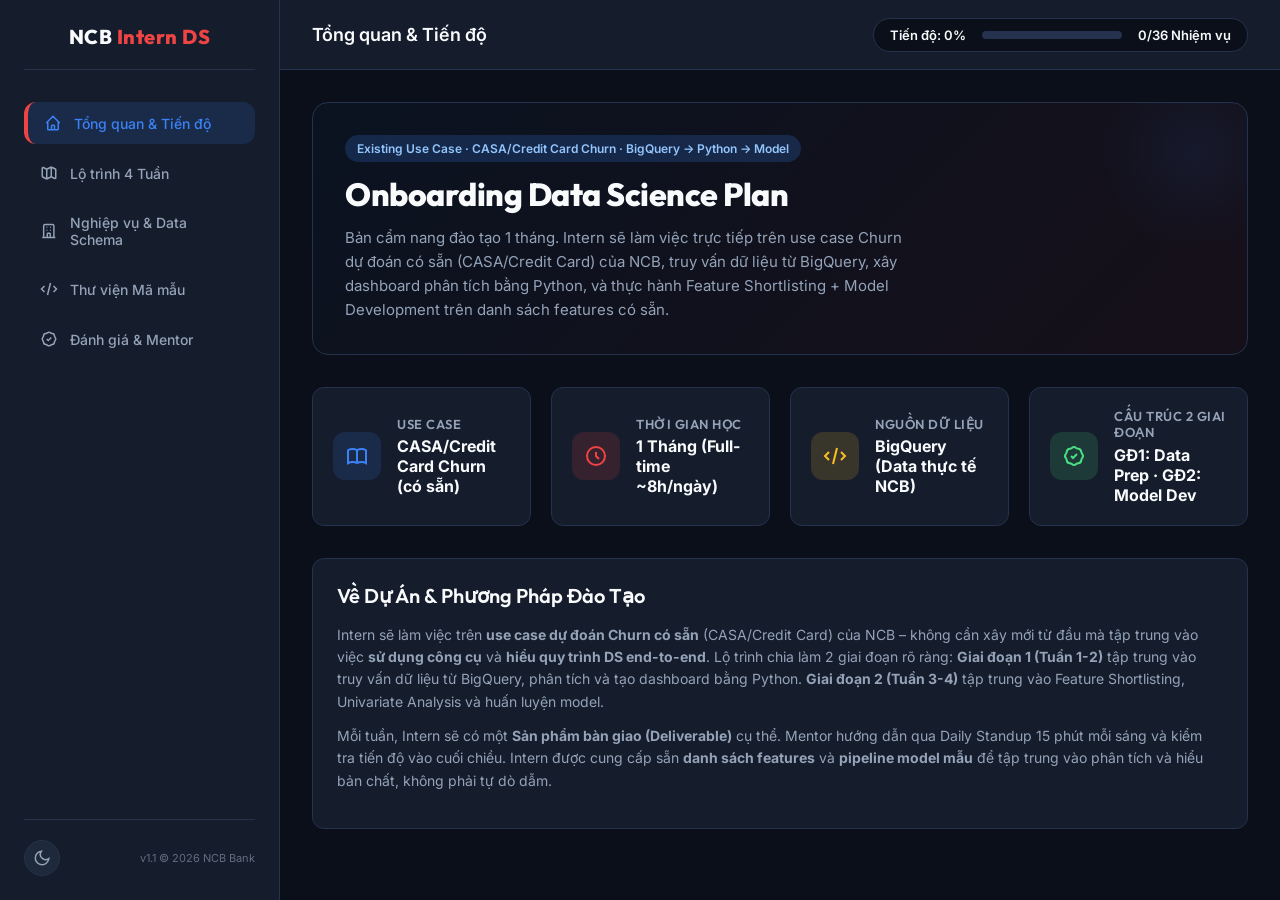
<file: index.html>
<!DOCTYPE html>
<html lang="vi" data-theme="dark">
<head>
  <meta charset="UTF-8">
  <meta name="viewport" content="width=device-width, initial-scale=1.0">
  <title>NCB - Khung Đào Tạo Intern Data Science (1 Tháng)</title>
  <!-- Google Fonts: Outfit for Headings, Inter for Body -->
  <link rel="preconnect" href="https://fonts.googleapis.com">
  <link rel="preconnect" href="https://fonts.gstatic.com" crossorigin>
  <link href="https://fonts.googleapis.com/css2?family=Inter:wght@300;400;500;600;700&family=Outfit:wght@400;500;600;700;800&display=swap" rel="stylesheet">
  
  <!-- CSS Stylesheet -->
  <link rel="stylesheet" href="style.css">
</head>
<body>

  <!-- ==========================================
       SIDEBAR NAVIGATION
       ========================================== -->
  <aside class="sidebar">
    <div>
      <div class="brand-container">
        <div class="logo-text">NCB <span>Intern DS</span></div>
      </div>
      <nav>
        <ul class="menu-list">
          <li class="menu-item active" data-tab="overview">
            <svg width="18" height="18" fill="none" stroke="currentColor" stroke-width="2" viewBox="0 0 24 24"><path d="M3 12l2-2m0 0l7-7 7 7M5 10v10a1 1 0 001 1h3m10-11l2 2m-2-2v10a1 1 0 01-1 1h-3m-6 0a1 1 0 001-1v-4a1 1 0 011-1h2a1 1 0 011 1v4a1 1 0 001 1m-6 0h6"/></svg>
            Tổng quan & Tiến độ
          </li>
          <li class="menu-item" data-tab="roadmap">
            <svg width="18" height="18" fill="none" stroke="currentColor" stroke-width="2" viewBox="0 0 24 24"><path d="M9 20l-5.447-2.724A1 1 0 013 16.382V5.618a1 1 0 011.447-.894L9 7m0 13l6-3m-6 3V7m6 10l4.553 2.276A1 1 0 0021 18.382V7.618a1 1 0 00-.553-.894L15 4m0 13V4m0 0L9 7"/></svg>
            Lộ trình 4 Tuần
          </li>
          <li class="menu-item" data-tab="business">
            <svg width="18" height="18" fill="none" stroke="currentColor" stroke-width="2" viewBox="0 0 24 24"><path d="M19 21V5a2 2 0 00-2-2H7a2 2 0 00-2 2v16m14 0h2m-2 0h-5m-9 0H3m2 0h5M9 7h1m-1 4h1m4-4h1m-1 4h1m-5 10v-5a1 1 0 011-1h2a1 1 0 011 1v5m-4 0h4"/></svg>
            Nghiệp vụ & Data Schema
          </li>
          <li class="menu-item" data-tab="code">
            <svg width="18" height="18" fill="none" stroke="currentColor" stroke-width="2" viewBox="0 0 24 24"><path d="M10 20l4-16m4 4l4 4-4 4M6 16l-4-4 4-4"/></svg>
            Thư viện Mã mẫu
          </li>
          <li class="menu-item" data-tab="evaluation">
            <svg width="18" height="18" fill="none" stroke="currentColor" stroke-width="2" viewBox="0 0 24 24"><path d="M9 12l2 2 4-4M7.835 4.697a3.42 3.42 0 001.946-.806 3.42 3.42 0 014.438 0 3.42 3.42 0 001.946.806 3.42 3.42 0 013.138 3.138 3.42 3.42 0 00.806 1.946 3.42 3.42 0 010 4.438 3.42 3.42 0 00-.806 1.946 3.42 3.42 0 01-3.138 3.138 3.42 3.42 0 00-1.946.806 3.42 3.42 0 01-4.438 0 3.42 3.42 0 00-1.946-.806 3.42 3.42 0 01-3.138-3.138 3.42 3.42 0 00-.806-1.946 3.42 3.42 0 010-4.438 3.42 3.42 0 00.806-1.946 3.42 3.42 0 013.138-3.138z"/></svg>
            Đánh giá & Mentor
          </li>
        </ul>
      </nav>
    </div>
    <div class="sidebar-footer">
      <button class="theme-toggle" id="theme-toggle-btn" title="Đổi chế ốộ Sáng/Tối">
        <!-- Sun icon (shows in dark) -->
        <svg id="theme-sun" width="18" height="18" fill="none" stroke="currentColor" stroke-width="2" viewBox="0 0 24 24" style="display:block;"><circle cx="12" cy="12" r="5"/><path d="M12 1v2m0 18v2M4.22 4.22l1.42 1.42m12.72 12.72l1.42 1.42M1 12h2m18 0h2M4.22 19.78l1.42-1.42m12.72-12.72l1.42-1.42"/></svg>
        <!-- Moon icon (shows in light) -->
        <svg id="theme-moon" width="18" height="18" fill="none" stroke="currentColor" stroke-width="2" viewBox="0 0 24 24" style="display:none;"><path d="M21 12.79A9 9 0 1111.21 3 7 7 0 0021 12.79z"/></svg>
      </button>
      <div style="font-size: 11px; opacity: 0.6;">v1.1 &copy; 2026 NCB Bank</div>
    </div>
  </aside>

  <!-- ==========================================
       MAIN CONTENT CONTAINER
       ========================================== -->
  <div class="main-wrapper">
    <!-- Top bar -->
    <header class="top-bar">
      <div class="top-title" id="page-title">Tổng quan & Tiến ốộ</div>
      <div class="progress-widget">
        <div class="progress-text" id="progress-percent-label">Tiến ốộ: 0%</div>
        <div class="progress-bar-container">
          <div class="progress-bar-fill" id="progress-bar"></div>
        </div>
        <div class="progress-text" id="progress-ratio">0/36 Nhiệm vụ</div>
      </div>
    </header>

    <!-- Scrollable content area -->
    <main class="content-area">

      <!-- ==========================================
           TAB: OVERVIEW
           ========================================== -->
      <section class="tab-content active" id="tab-overview">
        <div class="hero-banner">
          <div class="hero-info">
            <span class="hero-badge">Existing Use Case · CASA/Credit Card Churn · BigQuery → Python → Model</span>
            <h1 class="hero-title">Onboarding Data Science Plan</h1>
            <p class="hero-desc">Bản cẩm nang đào tạo 1 tháng. Intern sẽ làm việc trực tiếp trên use case Churn dự đoán có sẵn (CASA/Credit Card) của NCB, truy vấn dữ liệu từ BigQuery, xây dashboard phân tích bằng Python, và thực hành Feature Shortlisting + Model Development trên danh sách features có sẵn.</p>
          </div>
        </div>

        <div class="info-grid">
          <div class="info-card">
            <div class="info-icon-wrapper" style="background-color: var(--ncb-blue-light); color: var(--ncb-blue);">
              <svg width="24" height="24" fill="none" stroke="currentColor" stroke-width="2" viewBox="0 0 24 24"><path d="M12 6.253v13m0-13C10.832 5.477 9.246 5 7.5 5S4.168 5.477 3 6.253v13C4.168 18.477 5.754 18 7.5 18s3.332.477 4.5 1.253m0-13C13.168 5.477 14.754 5 16.5 5c1.747 0 3.332.477 4.5 1.253v13C19.832 18.477 18.247 18 16.5 18c-1.746 0-3.332.477-4.5 1.253"/></svg>
            </div>
            <div class="info-details">
              <h4>Use Case</h4>
              <p>CASA/Credit Card Churn (có sẵn)</p>
            </div>
          </div>
          <div class="info-card">
            <div class="info-icon-wrapper" style="background-color: var(--ncb-red-light); color: var(--ncb-red);">
              <svg width="24" height="24" fill="none" stroke="currentColor" stroke-width="2" viewBox="0 0 24 24"><path d="M12 8v4l3 3m6-3a9 9 0 11-18 0 9 9 0 0118 0z"/></svg>
            </div>
            <div class="info-details">
              <h4>Thời gian học</h4>
              <p>1 Tháng (Full-time ~8h/ngày)</p>
            </div>
          </div>
          <div class="info-card">
            <div class="info-icon-wrapper" style="background-color: var(--accent-gold-light); color: var(--accent-gold);">
              <svg width="24" height="24" fill="none" stroke="currentColor" stroke-width="2" viewBox="0 0 24 24"><path d="M10 20l4-16m4 4l4 4-4 4M6 16l-4-4 4-4"/></svg>
            </div>
            <div class="info-details">
              <h4>Nguồn dữ liệu</h4>
              <p>BigQuery (Data thực tế NCB)</p>
            </div>
          </div>
          <div class="info-card">
            <div class="info-icon-wrapper" style="background-color: var(--success-light); color: var(--success);">
              <svg width="24" height="24" fill="none" stroke="currentColor" stroke-width="2" viewBox="0 0 24 24"><path d="M9 12l2 2 4-4M7.835 4.697a3.42 3.42 0 001.946-.806 3.42 3.42 0 014.438 0 3.42 3.42 0 001.946.806 3.42 3.42 0 013.138 3.138 3.42 3.42 0 00.806 1.946 3.42 3.42 0 010 4.438 3.42 3.42 0 00-.806 1.946 3.42 3.42 0 01-3.138 3.138 3.42 3.42 0 00-1.946.806 3.42 3.42 0 01-4.438 0 3.42 3.42 0 00-1.946-.806 3.42 3.42 0 01-3.138-3.138 3.42 3.42 0 00-.806-1.946 3.42 3.42 0 010-4.438 3.42 3.42 0 00.806-1.946 3.42 3.42 0 013.138-3.138z"/></svg>
            </div>
            <div class="info-details">
              <h4>Cấu trúc 2 Giai đoạn</h4>
              <p>GĐ1: Data Prep · GĐ2: Model Dev</p>
            </div>
          </div>
        </div>

        <div style="background-color: var(--bg-card); border: 1px solid var(--border-color); padding: 24px; border-radius: var(--radius); margin-bottom: 24px;">
          <h2 style="font-size: 20px; margin-bottom: 16px;">Về Dự Án & Phương Pháp Đào Tạo</h2>
          <p style="color: var(--text-secondary); font-size: 14px; line-height: 1.6; margin-bottom: 12px;">
            Intern sẽ làm việc trên <strong>use case dự đoán Churn có sẵn</strong> (CASA/Credit Card) của NCB – không cần xây mới từ đầu mà tập trung vào việc <strong>sử dụng công cụ</strong> và <strong>hiểu quy trình DS end-to-end</strong>. Lộ trình chia làm 2 giai đoạn rõ ràng: <strong>Giai đoạn 1 (Tuần 1-2)</strong> tập trung vào truy vấn dữ liệu từ BigQuery, phân tích và tạo dashboard bằng Python. <strong>Giai đoạn 2 (Tuần 3-4)</strong> tập trung vào Feature Shortlisting, Univariate Analysis và huấn luyện model.
          </p>
          <p style="color: var(--text-secondary); font-size: 14px; line-height: 1.6; margin-bottom: 12px;">
            Mỗi tuần, Intern sẽ có một <strong>Sản phẩm bàn giao (Deliverable)</strong> cụ thể. Mentor hướng dẫn qua Daily Standup 15 phút mỗi sáng và kiểm tra tiến độ vào cuối chiều. Intern được cung cấp sẵn <strong>danh sách features</strong> và <strong>pipeline model mẫu</strong> để tập trung vào phân tích và hiểu bản chất, không phải tự dò dẫm.
          </p>
        </div>
      </section>

      <!-- ==========================================
           TAB: 4-WEEK ROADMAP
           ========================================== -->
      <section class="tab-content" id="tab-roadmap">
        <div class="search-container">
          <svg class="search-icon" width="18" height="18" fill="none" stroke="currentColor" stroke-width="2" viewBox="0 0 24 24"><path d="M21 21l-6-6m2-5a7 7 0 11-14 0 7 7 0 0114 0z"/></svg>
          <input type="text" class="search-input" id="roadmap-search" placeholder="Tìm kiếm nội dung bài học, thư viện, hoặc tác vụ cụ thể...">
        </div>

        <!-- Phase Banner 1 -->
        <div style="background: linear-gradient(135deg, var(--ncb-blue), #0066cc); color: #fff; padding: 16px 20px; border-radius: var(--radius); margin-bottom: 8px; display: flex; align-items: center; gap: 12px;">
          <svg width="24" height="24" fill="none" stroke="currentColor" stroke-width="2" viewBox="0 0 24 24"><path d="M4 7v10c0 2.21 3.582 4 8 4s8-1.79 8-4V7M4 7c0 2.21 3.582 4 8 4s8-1.79 8-4M4 7c0-2.21 3.582-4 8-4s8 1.79 8 4m0 5c0 2.21-3.582 4-8 4s-8-1.79-8-4"/></svg>
          <div>
            <div style="font-weight: 700; font-size: 16px;">GIAI ĐOẠN 1: DATA PREPARATION &amp; ANALYSIS</div>
            <div style="font-size: 12px; opacity: 0.85;">Tuần 1-2 · Kết nối BigQuery → Khám phá → Trực quan hóa bằng Python → Phân tích</div>
          </div>
        </div>

        <div class="timeline-container">
          
          <!-- WEEK 1 -->
          <div class="week-node open" id="week-1-node">
            <div class="week-marker">1</div>
            <div class="week-header" onclick="toggleWeek(1)">
              <div class="week-meta">
                <h3>Tuần 1: Kết nối dữ liệu &amp; Khám phá (Data Access &amp; Exploration)</h3>
                <div class="subtitle">Trọng tâm: Truy vấn dữ liệu thực tế CASA/Credit Card từ BigQuery, làm quen cấu trúc bảng, thống kê tổng quan bằng Python</div>
              </div>
              <button class="week-toggle-btn">
                <svg width="20" height="20" fill="none" stroke="currentColor" stroke-width="2" viewBox="0 0 24 24"><path d="M19 9l-7 7-7-7"/></svg>
              </button>
            </div>
            
            <div class="week-content">
              <div class="day-block">
                <div class="day-title"><span>Ngày 1-2</span> Thiết lập môi trường &amp; Kết nối BigQuery</div>
                <ul class="task-list">
                  <li class="task-item" onclick="toggleTaskCheckbox(this)">
                    <input type="checkbox" class="task-checkbox" data-task-id="w1-d1-1">
                    Cài đặt môi trường Python (Jupyter/Colab), cài đặt thư viện <code>google-cloud-bigquery</code> và xác thực tài khoản service account.
                  </li>
                  <li class="task-item" onclick="toggleTaskCheckbox(this)">
                    <input type="checkbox" class="task-checkbox" data-task-id="w1-d1-2">
                    Viết câu truy vấn SQL đầu tiên trên BigQuery Console: <code>SELECT * FROM dataset.table LIMIT 100</code> để xem cấu trúc dữ liệu CASA/Credit Card churn.
                  </li>
                  <li class="task-item" onclick="toggleTaskCheckbox(this)">
                    <input type="checkbox" class="task-checkbox" data-task-id="w1-d1-3">
                    Load kết quả truy vấn vào Python DataFrame bằng <code>client.query(sql).to_dataframe()</code>. Kiểm tra <code>df.shape</code>, <code>df.info()</code>, <code>df.dtypes</code>.
                  </li>
                </ul>
              </div>

              <div class="day-block">
                <div class="day-title"><span>Ngày 3</span> Data Profiling &amp; Kiểm tra chất lượng dữ liệu</div>
                <ul class="task-list">
                  <li class="task-item" onclick="toggleTaskCheckbox(this)">
                    <input type="checkbox" class="task-checkbox" data-task-id="w1-d2-1">
                    Kiểm tra tỷ lệ missing values cho từng cột bằng <code>df.isnull().mean()</code>. Đánh dấu các cột có tỷ lệ khuyết &gt;30% cần xử lý đặc biệt.
                  </li>
                  <li class="task-item" onclick="toggleTaskCheckbox(this)">
                    <input type="checkbox" class="task-checkbox" data-task-id="w1-d2-2">
                    Sử dụng <code>df.describe()</code> để đọc phân phối số liệu. Đối chiếu với Data Dictionary do Mentor cung cấp để hiểu ý nghĩa nghiệp vụ từng cột.
                  </li>
                  <li class="task-item" onclick="toggleTaskCheckbox(this)">
                    <input type="checkbox" class="task-checkbox" data-task-id="w1-d2-3">
                    Kiểm tra bản ghi trùng lặp <code>df.duplicated().sum()</code>, phân phối nhãn target (Churn vs Non-Churn) bằng <code>value_counts(normalize=True)</code>.
                  </li>
                </ul>
              </div>

              <div class="day-block">
                <div class="day-title"><span>Ngày 4-5</span> EDA cơ bản &amp; Trực quan hóa đơn biến</div>
                <ul class="task-list">
                  <li class="task-item" onclick="toggleTaskCheckbox(this)">
                    <input type="checkbox" class="task-checkbox" data-task-id="w1-d3-1">
                    Vẽ Histogram + Boxplot cho các biến số quan trọng (Hạn mức, Số dư, Độ tuổi, Số tháng không hoạt động) bằng Matplotlib/Seaborn.
                  </li>
                  <li class="task-item" onclick="toggleTaskCheckbox(this)">
                    <input type="checkbox" class="task-checkbox" data-task-id="w1-d3-2">
                    Vẽ Countplot/Bar chart cho các biến phân loại (Giới tính, Hạng thẻ, Khu vực). Viết nhận xét nghiệp vụ bên dưới mỗi biểu đồ.
                  </li>
                  <li class="task-item" onclick="toggleTaskCheckbox(this)">
                    <input type="checkbox" class="task-checkbox" data-task-id="w1-d3-3">
                    Đề xuất 3-5 câu hỏi kinh doanh từ dữ liệu (VD: "Nhóm thẻ nào có tỷ lệ churn cao nhất?", "Có mối liên hệ giữa số tháng inactive và churn không?").
                  </li>
                </ul>
              </div>

              <div class="deliverable-card">
                <div class="deliverable-info">
                  <span class="deliverable-badge">Sản phẩm bàn giao Tuần 1</span>
                  <div class="deliverable-title">Notebook Data Profiling &amp; EDA từ BigQuery</div>
                  <div class="deliverable-desc">Jupyter Notebook chạy thông từ kết nối BigQuery → load data → data profiling → EDA đơn biến. Code sạch, có Markdown giải thích cho mỗi section.</div>
                </div>
                <div style="display: flex; gap: 8px; align-items: center;">
                  <a href="#code-week-1" class="view-code-link-btn">
                    <svg width="14" height="14" fill="none" stroke="currentColor" stroke-width="2" viewBox="0 0 24 24"><path d="M10 20l4-16m4 4l4 4-4 4M6 16l-4-4 4-4"/></svg>
                    Xem Code Mẫu
                  </a>
                  <button class="deliverable-btn" onclick="alert('Hãy chia sẻ link notebook GitHub/Drive cho Mentor review nhé!')">
                    <svg width="14" height="14" fill="none" stroke="currentColor" stroke-width="2" viewBox="0 0 24 24"><path d="M4 16v1a3 3 0 003 3h10a3 3 0 003-3v-1m-4-8l-4-4m0 0L8 8m4-4v12"/></svg>
                    Nộp Bài
                  </button>
                </div>
              </div>
            </div>
          </div>

          <!-- WEEK 2 -->
          <div class="week-node" id="week-2-node">
            <div class="week-marker">2</div>
            <div class="week-header" onclick="toggleWeek(2)">
              <div class="week-meta">
                <h3>Tuần 2: Python Dashboard &amp; Phân tích chuyên sâu</h3>
                <div class="subtitle">Trọng tâm: Tạo dashboard trực quan bằng Python (Plotly/Matplotlib), phân tích đa biến, đúc kết insight nghiệp vụ</div>
              </div>
              <button class="week-toggle-btn">
                <svg width="20" height="20" fill="none" stroke="currentColor" stroke-width="2" viewBox="0 0 24 24"><path d="M19 9l-7 7-7-7"/></svg>
              </button>
            </div>
            
            <div class="week-content">
              <div class="day-block">
                <div class="day-title"><span>Ngày 6-7</span> Xây dựng Python Dashboard cho Key Metrics</div>
                <ul class="task-list">
                  <li class="task-item" onclick="toggleTaskCheckbox(this)">
                    <input type="checkbox" class="task-checkbox" data-task-id="w2-d1-1">
                    Tạo dashboard tổng hợp bằng <code>matplotlib.pyplot.subplots()</code> hoặc <code>plotly</code>: Tỷ lệ Churn tổng thể, phân bổ theo Hạng thẻ, phân bổ theo Khu vực.
                  </li>
                  <li class="task-item" onclick="toggleTaskCheckbox(this)">
                    <input type="checkbox" class="task-checkbox" data-task-id="w2-d1-2">
                    Vẽ so sánh phân phối các feature liên tục giữa 2 nhóm Churn=1 vs Churn=0 (overlapping Histograms hoặc Violin plots). Nhận xét feature nào có sự khác biệt rõ rệt.
                  </li>
                  <li class="task-item" onclick="toggleTaskCheckbox(this)">
                    <input type="checkbox" class="task-checkbox" data-task-id="w2-d1-3">
                    Vẽ ma trận tương quan Heatmap bằng Seaborn. Xác định các cặp biến có tương quan cao (&gt;0.7) cần lưu ý khi đưa vào mô hình.
                  </li>
                </ul>
              </div>

              <div class="day-block">
                <div class="day-title"><span>Ngày 8-9</span> Phân tích chuyên sâu &amp; Chân dung khách hàng Churn</div>
                <ul class="task-list">
                  <li class="task-item" onclick="toggleTaskCheckbox(this)">
                    <input type="checkbox" class="task-checkbox" data-task-id="w2-d2-1">
                    Sử dụng <code>groupby()</code> tính Churn Rate theo từng segment (Giới tính ỗ Hạng thẻ, Khu vực & Số sản phẩm). Vẽ biểu đồ cột chồng (stacked bar).
                  </li>
                  <li class="task-item" onclick="toggleTaskCheckbox(this)">
                    <input type="checkbox" class="task-checkbox" data-task-id="w2-d2-2">
                    Phân tích Bivariate: Scatterplot giữa Số lần giao dịch vs Giá trị giao dịch, tô màu theo nhãn Churn. Kết luận về hành vi chi tiêu.
                  </li>
                  <li class="task-item" onclick="toggleTaskCheckbox(this)">
                    <input type="checkbox" class="task-checkbox" data-task-id="w2-d2-3">
                    Tóm tắt "3 dấu hiệu rõ nhất" của khách hàng có nguy cơ churn từ tất cả biểu đồ đã phân tích.
                  </li>
                </ul>
              </div>

              <div class="day-block">
                <div class="day-title"><span>Ngày 10</span> Tổng hợp &amp; Trình bày kết quả phân tích</div>
                <ul class="task-list">
                  <li class="task-item" onclick="toggleTaskCheckbox(this)">
                    <input type="checkbox" class="task-checkbox" data-task-id="w2-d3-1">
                    Thiết kế slide 5 trang trình bày kết quả phân tích: Bối cảnh → Phân bổ Churn → Top 3 dấu hiệu → Chân dung KH rủi ro → Đề xuất hành động.
                  </li>
                  <li class="task-item" onclick="toggleTaskCheckbox(this)">
                    <input type="checkbox" class="task-checkbox" data-task-id="w2-d3-2">
                    Thuyết trình nội bộ với Mentor. Nhận phản hồi và điều chỉnh trước khi chuyển sang giai đoạn Model Development.
                  </li>
                </ul>
              </div>

              <!-- Optional Data Studio -->
              <div style="background: linear-gradient(135deg, rgba(255,193,7,0.08), rgba(255,152,0,0.08)); border: 1px dashed var(--accent-gold); padding: 16px 20px; border-radius: var(--radius); margin-bottom: 16px;">
                <div style="display: flex; align-items: center; gap: 8px; margin-bottom: 8px;">
                  <svg width="18" height="18" fill="none" stroke="var(--accent-gold)" stroke-width="2" viewBox="0 0 24 24"><path d="M11.049 2.927c.3-.921 1.603-.921 1.902 0l1.519 4.674a1 1 0 00.95.69h4.915c.969 0 1.371 1.24.588 1.81l-3.976 2.888a1 1 0 00-.363 1.118l1.518 4.674c.3.922-.755 1.688-1.538 1.118l-3.976-2.888a1 1 0 00-1.176 0l-3.976 2.888c-.783.57-1.838-.197-1.538-1.118l1.518-4.674a1 1 0 00-.363-1.118l-3.976-2.888c-.784-.57-.38-1.81.588-1.81h4.914a1 1 0 00.951-.69l1.519-4.674z"/></svg>
                  <strong style="color: var(--accent-gold); font-size: 14px;">OPTIONAL: Looker Studio (Data Studio) Dashboard</strong>
                </div>
                <ul class="task-list">
                  <li class="task-item" onclick="toggleTaskCheckbox(this)">
                    <input type="checkbox" class="task-checkbox" data-task-id="w2-opt-1">
                    Export kết quả phân tích từ Python ra Google Sheets hoặc CSV, kết nối vào Looker Studio làm nguồn dữ liệu.
                  </li>
                  <li class="task-item" onclick="toggleTaskCheckbox(this)">
                    <input type="checkbox" class="task-checkbox" data-task-id="w2-opt-2">
                    Tạo dashboard tương tác trên Looker Studio: Pie chart Churn Rate, Bar chart theo Hạng thẻ, Bộ lọc theo Khu vực/Giới tính. Chia sẻ link cho Mentor.
                  </li>
                </ul>
                <div style="font-size: 11px; color: var(--text-secondary); margin-top: 8px; font-style: italic;">👉 Phần này không bắt buộc nhưng sẽ giúp intern có thêm kỹ năng trình bày dữ liệu cho stakeholder bằng công cụ no-code.</div>
              </div>

              <div class="deliverable-card">
                <div class="deliverable-info">
                  <span class="deliverable-badge">Sản phẩm bàn giao Tuần 2</span>
                  <div class="deliverable-title">Python Dashboard &amp; Slide "Chân dung KH có nguy cơ churn"</div>
                  <div class="deliverable-desc">Dashboard Python trực quan, slide 5 trang nghiệp vụ trình bày pattern churn từ data thực tế, kèm đề xuất hành động cho bộ phận Credit Card/CASA.</div>
                </div>
                <div style="display: flex; gap: 8px; align-items: center;">
                  <a href="#code-week-2" class="view-code-link-btn">
                    <svg width="14" height="14" fill="none" stroke="currentColor" stroke-width="2" viewBox="0 0 24 24"><path d="M10 20l4-16m4 4l4 4-4 4M6 16l-4-4 4-4"/></svg>
                    Xem Code Mẫu
                  </a>
                  <button class="deliverable-btn" onclick="alert('Gửi bản dashboard + slide thuyết trình cho Mentor nhé!')">
                    <svg width="14" height="14" fill="none" stroke="currentColor" stroke-width="2" viewBox="0 0 24 24"><path d="M4 16v1a3 3 0 003 3h10a3 3 0 003-3v-1m-4-8l-4-4m0 0L8 8m4-4v12"/></svg>
                    Nộp Bài
                  </button>
                </div>
              </div>
            </div>
          </div>

        </div>

        <!-- Phase Banner 2 -->
        <div style="background: linear-gradient(135deg, var(--ncb-red), #cc3333); color: #fff; padding: 16px 20px; border-radius: var(--radius); margin-bottom: 8px; margin-top: 24px; display: flex; align-items: center; gap: 12px;">
          <svg width="24" height="24" fill="none" stroke="currentColor" stroke-width="2" viewBox="0 0 24 24"><path d="M9.75 17L9 20l-1 1h8l-1-1-.75-3M3 13h18M5 17h14a2 2 0 002-2V5a2 2 0 00-2-2H5a2 2 0 00-2 2v10a2 2 0 002 2z"/></svg>
          <div>
            <div style="font-weight: 700; font-size: 16px;">GIAI ĐOẠN 2: MODEL DEVELOPMENT</div>
            <div style="font-size: 12px; opacity: 0.85;">Tuần 3-4 · Feature Shortlisting → Univariate Analysis → Train Model → Present Results</div>
          </div>
        </div>

        <div class="timeline-container">

          <!-- WEEK 3 -->
          <div class="week-node" id="week-3-node">
            <div class="week-marker">3</div>
            <div class="week-header" onclick="toggleWeek(3)">
              <div class="week-meta">
                <h3>Tuần 3: Feature Selection &amp; Tiền xử lý (Feature Shortlisting)</h3>
                <div class="subtitle">Trọng tâm: Nhận danh sách features có sẵn, thực hành Univariate Analysis, lọc biến quan trọng, xây pipeline tiền xử lý</div>
              </div>
              <button class="week-toggle-btn">
                <svg width="20" height="20" fill="none" stroke="currentColor" stroke-width="2" viewBox="0 0 24 24"><path d="M19 9l-7 7-7-7"/></svg>
              </button>
            </div>
            
            <div class="week-content">
              <div class="day-block">
                <div class="day-title"><span>Ngày 11-12</span> Tiếp nhận Feature List &amp; Tìm hiểu nghiệp vụ từng biến</div>
                <ul class="task-list">
                  <li class="task-item" onclick="toggleTaskCheckbox(this)">
                    <input type="checkbox" class="task-checkbox" data-task-id="w3-d1-1">
                    Nhận danh sách features có sẵn (pre-created feature list) từ Mentor. Đọc tài liệu mô tả ý nghĩa nghiệp vụ của từng biến.
                  </li>
                  <li class="task-item" onclick="toggleTaskCheckbox(this)">
                    <input type="checkbox" class="task-checkbox" data-task-id="w3-d1-2">
                    Phân loại features thành các nhóm: Demographics (tuổi, giới tính), Transaction Behavior (số lần GD, giá trị GD), Product (hạng thẻ, số SP), Engagement (tháng inactive).
                  </li>
                  <li class="task-item" onclick="toggleTaskCheckbox(this)">
                    <input type="checkbox" class="task-checkbox" data-task-id="w3-d1-3">
                    Kiểm tra data quality của từng feature: tỷ lệ missing, tỷ lệ zero, phân phối outlier. Đánh dấu features cần xử lý trước khi đưa vào model.
                  </li>
                </ul>
              </div>

              <div class="day-block">
                <div class="day-title"><span>Ngày 13-14</span> Univariate Analysis &amp; Feature Shortlisting</div>
                <ul class="task-list">
                  <li class="task-item" onclick="toggleTaskCheckbox(this)">
                    <input type="checkbox" class="task-checkbox" data-task-id="w3-d2-1">
                    Thực hành Univariate Analysis: Với mỗi feature số, tính <strong>KS Statistic</strong> hoặc dùng biểu đồ phân phối so sánh giữa nhóm Churn vs Non-Churn.
                  </li>
                  <li class="task-item" onclick="toggleTaskCheckbox(this)">
                    <input type="checkbox" class="task-checkbox" data-task-id="w3-d2-2">
                    Với feature phân loại, tính <strong>Churn Rate theo từng category</strong> và sử dụng Chi-squared test hoặc WoE/IV (Weight of Evidence / Information Value) nếu có hướng dẫn.
                  </li>
                  <li class="task-item" onclick="toggleTaskCheckbox(this)">
                    <input type="checkbox" class="task-checkbox" data-task-id="w3-d2-3">
                    Lập bảng tổng hợp Feature Shortlist: Xếp hạng các features theo mức độ phân biệt (discriminatory power). Loại bỏ features yếu hoặc bị multicollinearity.
                  </li>
                </ul>
              </div>

              <div class="day-block">
                <div class="day-title"><span>Ngày 15</span> Xây dựng Pipeline tiền xử lý dữ liệu</div>
                <ul class="task-list">
                  <li class="task-item" onclick="toggleTaskCheckbox(this)">
                    <input type="checkbox" class="task-checkbox" data-task-id="w3-d3-1">
                    Xử lý missing values (<code>SimpleImputer</code>), mã hóa biến phân loại (<code>OneHotEncoder</code>/<code>LabelEncoder</code>), chuẩn hóa biến số (<code>StandardScaler</code>).
                  </li>
                  <li class="task-item" onclick="toggleTaskCheckbox(this)">
                    <input type="checkbox" class="task-checkbox" data-task-id="w3-d3-2">
                    Tạo bảng so sánh "Before vs After": số lượng features ban đầu → sau shortlisting → sau tiền xử lý. Giải thích lý do loại/giữ từng feature.
                  </li>
                </ul>
              </div>

              <div class="deliverable-card">
                <div class="deliverable-info">
                  <span class="deliverable-badge">Sản phẩm bàn giao Tuần 3</span>
                  <div class="deliverable-title">Feature Shortlist Report &amp; Preprocessing Pipeline</div>
                  <div class="deliverable-desc">Bảng xếp hạng features kèm lý do chọn/loại, code pipeline tiền xử lý chạy end-to-end, slide "Before vs After" trình bày cho Mentor.</div>
                </div>
                <div style="display: flex; gap: 8px; align-items: center;">
                  <a href="#code-week-3" class="view-code-link-btn">
                    <svg width="14" height="14" fill="none" stroke="currentColor" stroke-width="2" viewBox="0 0 24 24"><path d="M10 20l4-16m4 4l4 4-4 4M6 16l-4-4 4-4"/></svg>
                    Xem Code Mẫu
                  </a>
                  <button class="deliverable-btn" onclick="alert('Nộp Feature Shortlist và code tiền xử lý cho Mentor kiểm tra nhé!')">
                    <svg width="14" height="14" fill="none" stroke="currentColor" stroke-width="2" viewBox="0 0 24 24"><path d="M4 16v1a3 3 0 003 3h10a3 3 0 003-3v-1m-4-8l-4-4m0 0L8 8m4-4v12"/></svg>
                    Nộp Bài
                  </button>
                </div>
              </div>
            </div>
          </div>

          <!-- WEEK 4 -->
          <div class="week-node" id="week-4-node">
            <div class="week-marker">4</div>
            <div class="week-header" onclick="toggleWeek(4)">
              <div class="week-meta">
                <h3>Tuần 4: Huấn luyện Model &amp; Trình bày kết quả</h3>
                <div class="subtitle">Trọng tâm: Train model với features đã shortlist, đánh giá hiệu năng, trích xuất insight, storytelling 10 phút</div>
              </div>
              <button class="week-toggle-btn">
                <svg width="20" height="20" fill="none" stroke="currentColor" stroke-width="2" viewBox="0 0 24 24"><path d="M19 9l-7 7-7-7"/></svg>
              </button>
            </div>
            
            <div class="week-content">
              <div class="day-block">
                <div class="day-title"><span>Ngày 16-17</span> Train Baseline Model &amp; Đánh giá</div>
                <ul class="task-list">
                  <li class="task-item" onclick="toggleTaskCheckbox(this)">
                    <input type="checkbox" class="task-checkbox" data-task-id="w4-d1-1">
                    Chia tập dữ liệu Train/Test (80/20) với <code>train_test_split(stratify=y)</code>. Giải thích tại sao cần stratify khi dữ liệu mất cân bằng.
                  </li>
                  <li class="task-item" onclick="toggleTaskCheckbox(this)">
                    <input type="checkbox" class="task-checkbox" data-task-id="w4-d1-2">
                    Nhận Pipeline model từ Mentor (Logistic Regression / Random Forest). Huấn luyện trên tập train, ghi lại AUC-ROC, Precision, Recall, F1-Score.
                  </li>
                  <li class="task-item" onclick="toggleTaskCheckbox(this)">
                    <input type="checkbox" class="task-checkbox" data-task-id="w4-d1-3">
                    Vẽ ROC Curve và Confusion Matrix. Thảo luận với Mentor: Trong bài toán churn banking, nên ưu tiên Precision hay Recall? Tại sao?
                  </li>
                </ul>
              </div>

              <div class="day-block">
                <div class="day-title"><span>Ngày 18-19</span> Feature Importance &amp; Kiểm chứng kết quả</div>
                <ul class="task-list">
                  <li class="task-item" onclick="toggleTaskCheckbox(this)">
                    <input type="checkbox" class="task-checkbox" data-task-id="w4-d2-1">
                    Trích xuất Feature Importance (<code>model.feature_importances_</code> hoặc <code>model.coef_</code>). Vẽ biểu đồ horizontal bar chart Top 10 features quan trọng nhất.
                  </li>
                  <li class="task-item" onclick="toggleTaskCheckbox(this)">
                    <input type="checkbox" class="task-checkbox" data-task-id="w4-d2-2">
                    Kiểm chứng: So sánh Feature Importance từ model với kết quả Univariate Analysis ở Tuần 3. Kết luận xem 2 góc nhìn có nhất quán không.
                  </li>
                  <li class="task-item" onclick="toggleTaskCheckbox(this)">
                    <input type="checkbox" class="task-checkbox" data-task-id="w4-d2-3">
                    (Nâng cao) Thử thay đổi tập features (thêm/bớt) và so sánh AUC để chứng minh Feature Selection ảnh hưởng thế nào đến hiệu năng model.
                  </li>
                </ul>
              </div>

              <div class="day-block">
                <div class="day-title"><span>Ngày 20</span> Storytelling &amp; Báo cáo Demo cuối kỳ</div>
                <ul class="task-list">
                  <li class="task-item" onclick="toggleTaskCheckbox(this)">
                    <input type="checkbox" class="task-checkbox" data-task-id="w4-d3-1">
                    Thiết kế bài thuyết trình "Storytelling" 10 phút: Bối cảnh nghiệp vụ → Phân tích dữ liệu (GĐ1) → Feature Selection → Kết quả Model → Đề xuất hành động cho phòng CSKH.
                  </li>
                  <li class="task-item" onclick="toggleTaskCheckbox(this)">
                    <input type="checkbox" class="task-checkbox" data-task-id="w4-d3-2">
                    Demo trước Mentor (và stakeholder nếu có). Nhận phản hồi, tổng kết những gì đã học được trong 1 tháng.
                  </li>
                </ul>
              </div>

              <!-- Optional: Export kết quả Model lên Looker Studio -->
              <div style="background: linear-gradient(135deg, rgba(255,193,7,0.08), rgba(255,152,0,0.08)); border: 1px dashed var(--accent-gold); padding: 16px 20px; border-radius: var(--radius); margin-bottom: 16px;">
                <div style="display: flex; align-items: center; gap: 8px; margin-bottom: 8px;">
                  <svg width="18" height="18" fill="none" stroke="var(--accent-gold)" stroke-width="2" viewBox="0 0 24 24"><path d="M11.049 2.927c.3-.921 1.603-.921 1.902 0l1.519 4.674a1 1 0 00.95.69h4.915c.969 0 1.371 1.24.588 1.81l-3.976 2.888a1 1 0 00-.363 1.118l1.518 4.674c.3.922-.755 1.688-1.538 1.118l-3.976-2.888a1 1 0 00-1.176 0l-3.976 2.888c-.783.57-1.838-.197-1.538-1.118l1.518-4.674a1 1 0 00-.363-1.118l-3.976-2.888c-.784-.57-.38-1.81.588-1.81h4.914a1 1 0 00.951-.69l1.519-4.674z"/></svg>
                  <strong style="color: var(--accent-gold); font-size: 14px;">OPTIONAL: Trình bày Model Results trên Looker Studio</strong>
                </div>
                <ul class="task-list">
                  <li class="task-item" onclick="toggleTaskCheckbox(this)">
                    <input type="checkbox" class="task-checkbox" data-task-id="w4-opt-1">
                    Export kết quả dự đoán + Feature Importance ra Google Sheets, tạo dashboard kết quả model trên Looker Studio để stakeholder dễ theo dõi.
                  </li>
                </ul>
                <div style="font-size: 11px; color: var(--text-secondary); margin-top: 8px; font-style: italic;">&#128161; Dashboard kết quả model giúp trình bày chuyên nghiệp hơn so với screenshot biểu đồ từ Jupyter Notebook.</div>
              </div>

              <div class="deliverable-card">
                <div class="deliverable-info">
                  <span class="deliverable-badge">Sản phẩm bàn giao Tuần 4</span>
                  <div class="deliverable-title">Demo 10 phút &amp; Báo cáo kết quả Model cuối kỳ</div>
                  <div class="deliverable-desc">Bài thuyết trình end-to-end: Từ khai thác dữ liệu BigQuery → Phân tích → Feature Selection → Model → Insight hành động. Chứng minh model tìm được KH churn tốt hơn phán đoán cảm tính.</div>
                </div>
                <div style="display: flex; gap: 8px; align-items: center;">
                  <a href="#code-week-4" class="view-code-link-btn">
                    <svg width="14" height="14" fill="none" stroke="currentColor" stroke-width="2" viewBox="0 0 24 24"><path d="M10 20l4-16m4 4l4 4-4 4M6 16l-4-4 4-4"/></svg>
                    Xem Code Mẫu
                  </a>
                  <button class="deliverable-btn" onclick="alert('Hoàn thành! Sẵn sàng báo cáo hội đồng!')">
                    <svg width="14" height="14" fill="none" stroke="currentColor" stroke-width="2" viewBox="0 0 24 24"><path d="M9 12l2 2 4-4M7.835 4.697a3.42 3.42 0 001.946-.806 3.42 3.42 0 014.438 0 3.42 3.42 0 001.946.806 3.42 3.42 0 013.138 3.138 3.42 3.42 0 00.806 1.946 3.42 3.42 0 010 4.438 3.42 3.42 0 00-.806 1.946 3.42 3.42 0 01-3.138 3.138 3.42 3.42 0 00-1.946.806 3.42 3.42 0 01-4.438 0 3.42 3.42 0 00-1.946-.806 3.42 3.42 0 01-3.138-3.138 3.42 3.42 0 00-.806-1.946 3.42 3.42 0 010-4.438 3.42 3.42 0 00.806-1.946 3.42 3.42 0 013.138-3.138z"/></svg>
                    Báo cáo Cuối Kỳ
                  </button>
                </div>
              </div>
            </div>
          </div> <!-- Close week-node (week 4) -->
        </div> <!-- Close timeline-container (phase 2) -->
      </section> <!-- Close tab-roadmap -->

      <!-- ==========================================
           TAB: BUSINESS & DATA SCHEMA
           ========================================== -->
      <section class="tab-content" id="tab-business">
        <div class="tab-grid">
          
          <div>
            <h2 style="font-size: 20px; margin-bottom: 12px;">Ngữ cảnh nghiệp vụ Churn Thẻ Tín Dụng</h2>
            <p style="color: var(--text-secondary); font-size: 14px; line-height: 1.6; margin-bottom: 16px;">
              Tại ngân hàng NCB, việc giữ chân khách hàng (Customer Retention) có chi phí tối ưu hơn nhiều so với việc tìm kiếm khách hàng mới. Thẻ tín dụng là dòng sản phẩm mang lại doanh thu định kỳ lớn thông qua phí thường niên, lãi suất chi tiêu và phí xử lý giao dịch.
            </p>
            
            <div style="background-color: var(--bg-card); border: 1px solid var(--border-color); padding: 16px; border-radius: var(--radius); margin-bottom: 24px;">
              <h3 style="font-size: 15px; margin-bottom: 8px; color: var(--ncb-red);">Định nghĩa khách hàng rời bỏ (Churn) trong thực tế:</h3>
              <p style="color: var(--text-secondary); font-size: 13px; line-height: 1.5;">
                Khách hàng chủ động gửi yêu cầu hủy thẻ tín dụng <strong>hoặc</strong> tài khoản thẻ không ghi nhận bất cứ phát sinh chi tiêu/thanh toán nào liên tiếp trong vòng 3 tháng gần nhất (gọi là tài khoản ngủ đông - dormant).
              </p>
            </div>

            <h3 style="font-size: 16px; margin-bottom: 12px;">Cấu trúc file dữ liệu mẫu (Data Dictionary)</h3>
            <table class="schema-table">
              <thead>
                <tr>
                  <th>Cột Dữ Liệu</th>
                  <th>Kiểu Dữ Liệu</th>
                  <th>Giải Thích Ý Nghĩa</th>
                </tr>
              </thead>
              <tbody id="schema-table-body">
                <!-- Sẽ được render động từ data.js -->
              </tbody>
            </table>
          </div>

          <!-- Interactive Simulator Playground -->
          <div>
            <div class="simulator-card">
              <div class="sim-header">
                <h3>Bộ mô phỏng Luật Churn (Heuristics)</h3>
                <span class="sim-status">NCB Mock Engine</span>
              </div>
              <p style="color: var(--text-secondary); font-size: 12px; margin-bottom: 20px; line-height: 1.4;">
                Dưới đây là một mô hình giả định luật nghiệp vụ. Intern có thể thay đổi các giá trị để xem quy luật rời bỏ của khách hàng thay đổi thế nào.
              </p>

              <!-- Inputs -->
              <div class="sim-slider-group">
                <div class="sim-label-row">
                  <span>Số tháng ngưng giao dịch</span>
                  <span class="sim-value" id="val-inactive">3 tháng</span>
                </div>
                <input type="range" class="sim-slider" id="input-inactive" min="0" max="12" value="3">
              </div>

              <div class="sim-slider-group">
                <div class="sim-label-row">
                  <span>Số lần quẹt thẻ / năm</span>
                  <span class="sim-value" id="val-trans-count">24 lần</span>
                </div>
                <input type="range" class="sim-slider" id="input-trans-count" min="2" max="150" value="24">
              </div>

              <div class="sim-slider-group">
                <div class="sim-label-row">
                  <span>Số dư nợ thẻ (VND)</span>
                  <span class="sim-value" id="val-balance">1,500,000đ</span>
                </div>
                <input type="range" class="sim-slider" id="input-balance" min="0" max="20000000" step="500000" value="1500000">
              </div>

              <div class="sim-slider-group">
                <div class="sim-label-row">
                  <span>Hạn mức tín dụng (VND)</span>
                  <span class="sim-value" id="val-limit">30,000,000đ</span>
                </div>
                <input type="range" class="sim-slider" id="input-limit" min="5000000" max="100000000" step="1000000" value="30000000">
              </div>

              <!-- Output visual gauge -->
              <div class="gauge-container">
                <div class="gauge-radial">
                  <svg class="gauge-svg" width="120" height="120" viewBox="0 0 120 120">
                    <circle class="gauge-track" cx="60" cy="60" r="50" stroke-width="8" fill="none"/>
                    <circle class="gauge-fill" id="sim-gauge-fill" cx="60" cy="60" r="50" stroke-width="8" fill="none" stroke-dasharray="314.16" stroke-dashoffset="314.16"/>
                  </svg>
                  <div class="gauge-text">
                     <div class="gauge-percent" id="sim-churn-percentage">45%</div>
                     <div class="gauge-label">Nguy cơ</div>
                  </div>
                </div>
                <div class="gauge-desc" id="sim-churn-desc">Mức Độ Nguy Cơ: Trung Bình</div>
              </div>
            </div>
          </div>

        </div>
      </section>

      <!-- ==========================================
           TAB: CODE LIBRARY
           ========================================== -->
      <section class="tab-content" id="tab-code">
        <h2 style="font-size: 20px; margin-bottom: 8px;">Thư viện Code mẫu cho Intern</h2>
        <p style="color: var(--text-secondary); font-size: 14px; margin-bottom: 24px;">Các đoạn code snippet nền tảng giúp bạn Intern tăng tốc lập trình mà vẫn hiểu bản chất hoạt động của thư viện.</p>

        <!-- Sub-tabs for Week 1 to 4 -->
        <div id="code-tabs-nav" class="code-tabs-nav">
          <!-- Sẽ được render động từ app.js -->
        </div>

        <div id="code-snippets-container">
          <!-- Sẽ được render động từ data.js -->
        </div>
      </section>

      <!-- ==========================================
           TAB: EVALUATION & MENTOR TOOLKIT
           ========================================== -->
      <section class="tab-content" id="tab-evaluation">
        <!-- Section 1: Rubrics (2x2 grid) -->
        <div style="margin-bottom: 32px;">
          <h3 class="section-title">
            <svg width="20" height="20" fill="none" stroke="currentColor" stroke-width="2" viewBox="0 0 24 24"><path d="M9 12l2 2 4-4m6 2a9 9 0 11-18 0 9 9 0 0118 0z"/></svg>
            Tiêu chí Đánh giá Sản phẩm bàn giao (Weekly Rubrics)
          </h3>
          <div class="rubric-grid-2x2" id="rubrics-list-container">
            <!-- Sẽ được render động từ data.js -->
          </div>
        </div>

        <!-- Section 2: Mentor Toolkit (Principles and Templates) -->
        <div class="mentor-section">
          <h3 class="section-title" style="color: var(--text-primary); margin-bottom: 20px;">
            <svg width="20" height="20" fill="none" stroke="currentColor" stroke-width="2" viewBox="0 0 24 24"><path d="M12 6.253v13m0-13C10.832 5.477 9.246 5 7.5 5S4.168 5.477 3 6.253v13C4.168 18.477 5.754 18 7.5 18s3.332.477 4.5 1.253m0-13C13.168 5.477 14.754 5 16.5 5c1.747 0 3.332.477 4.5 1.253v13C19.832 18.477 18.247 18 16.5 18c-1.746 0-3.332.477-4.5 1.253"/></svg>
            Cẩm nang &amp; Công cụ dành cho Mentor
          </h3>
          
          <!-- Mentor Principles (3 columns) -->
          <div class="mentor-principles-row" id="mentor-principles-container" style="margin-bottom: 28px;">
            <!-- Sẽ được render động từ data.js -->
          </div>

          <h4 style="font-size: 15px; margin-bottom: 8px; font-weight: 600; color: var(--text-primary);">Mẫu phản hồi hàng tuần (Feedback Templates)</h4>
          <p style="color: var(--text-secondary); font-size: 13px; margin-bottom: 16px;">Mentor có thể sao chép nhanh nhận xét mẫu để gửi đánh giá định kỳ cho intern qua Email hoặc chat room.</p>
          
          <!-- Feedback Templates (2x2 grid) -->
          <div class="mentor-grid" id="feedback-templates-container">
            <!-- Sẽ được render động từ data.js -->
          </div>
        </div>
      </section>

    </main>
  </div>

  <!-- JavaScript Bundle -->
  <script src="data.js"></script>
  <script src="app.js"></script>
</body>
</html>
</file>
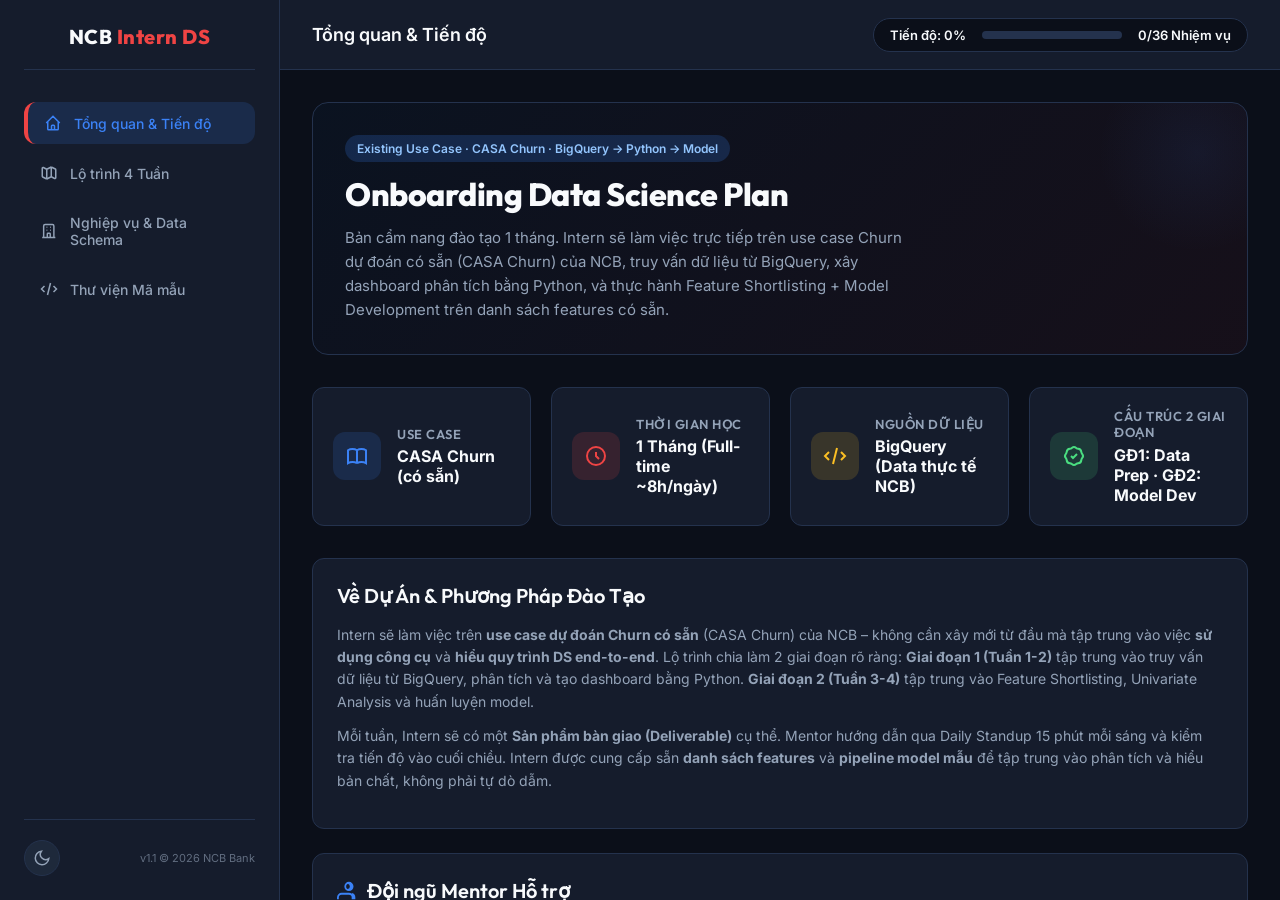
<file: ds-intern-onboarding-guide/index.html>
<!DOCTYPE html>
<html lang="vi" data-theme="dark">
<head>
  <meta charset="UTF-8">
  <meta name="viewport" content="width=device-width, initial-scale=1.0">
  <title>NCB - Khung Đào Tạo Intern Data Science (1 Tháng)</title>
  <!-- Google Fonts: Outfit for Headings, Inter for Body -->
  <link rel="preconnect" href="https://fonts.googleapis.com">
  <link rel="preconnect" href="https://fonts.gstatic.com" crossorigin>
  <link href="https://fonts.googleapis.com/css2?family=Inter:wght@300;400;500;600;700&family=Outfit:wght@400;500;600;700;800&display=swap" rel="stylesheet">
  
  <!-- CSS Stylesheet -->
  <link rel="stylesheet" href="style.css">
</head>
<body>

  <!-- ==========================================
       SIDEBAR NAVIGATION
       ========================================== -->
  <aside class="sidebar">
    <div>
      <div class="brand-container">
        <div class="logo-text">NCB <span>Intern DS</span></div>
      </div>
      <nav>
        <ul class="menu-list">
          <li class="menu-item active" data-tab="overview">
            <svg width="18" height="18" fill="none" stroke="currentColor" stroke-width="2" viewBox="0 0 24 24"><path d="M3 12l2-2m0 0l7-7 7 7M5 10v10a1 1 0 001 1h3m10-11l2 2m-2-2v10a1 1 0 01-1 1h-3m-6 0a1 1 0 001-1v-4a1 1 0 011-1h2a1 1 0 011 1v4a1 1 0 001 1m-6 0h6"/></svg>
            Tổng quan & Tiến độ
          </li>
          <li class="menu-item" data-tab="roadmap">
            <svg width="18" height="18" fill="none" stroke="currentColor" stroke-width="2" viewBox="0 0 24 24"><path d="M9 20l-5.447-2.724A1 1 0 013 16.382V5.618a1 1 0 011.447-.894L9 7m0 13l6-3m-6 3V7m6 10l4.553 2.276A1 1 0 0021 18.382V7.618a1 1 0 00-.553-.894L15 4m0 13V4m0 0L9 7"/></svg>
            Lộ trình 4 Tuần
          </li>
          <li class="menu-item" data-tab="business">
            <svg width="18" height="18" fill="none" stroke="currentColor" stroke-width="2" viewBox="0 0 24 24"><path d="M19 21V5a2 2 0 00-2-2H7a2 2 0 00-2 2v16m14 0h2m-2 0h-5m-9 0H3m2 0h5M9 7h1m-1 4h1m4-4h1m-1 4h1m-5 10v-5a1 1 0 011-1h2a1 1 0 011 1v5m-4 0h4"/></svg>
            Nghiệp vụ & Data Schema
          </li>
          <li class="menu-item" data-tab="code">
            <svg width="18" height="18" fill="none" stroke="currentColor" stroke-width="2" viewBox="0 0 24 24"><path d="M10 20l4-16m4 4l4 4-4 4M6 16l-4-4 4-4"/></svg>
            Thư viện Mã mẫu
          </li>
          <li class="menu-item" data-tab="evaluation">
            <svg width="18" height="18" fill="none" stroke="currentColor" stroke-width="2" viewBox="0 0 24 24"><path d="M9 12l2 2 4-4M7.835 4.697a3.42 3.42 0 001.946-.806 3.42 3.42 0 014.438 0 3.42 3.42 0 001.946.806 3.42 3.42 0 013.138 3.138 3.42 3.42 0 00.806 1.946 3.42 3.42 0 010 4.438 3.42 3.42 0 00-.806 1.946 3.42 3.42 0 01-3.138 3.138 3.42 3.42 0 00-1.946.806 3.42 3.42 0 01-4.438 0 3.42 3.42 0 00-1.946-.806 3.42 3.42 0 01-3.138-3.138 3.42 3.42 0 00-.806-1.946 3.42 3.42 0 010-4.438 3.42 3.42 0 00.806-1.946 3.42 3.42 0 013.138-3.138z"/></svg>
            Đánh giá & Mentor
          </li>
        </ul>
      </nav>
    </div>
    <div class="sidebar-footer">
      <button class="theme-toggle" id="theme-toggle-btn" title="Đổi chế ốộ Sáng/Tối">
        <!-- Sun icon (shows in dark) -->
        <svg id="theme-sun" width="18" height="18" fill="none" stroke="currentColor" stroke-width="2" viewBox="0 0 24 24" style="display:block;"><circle cx="12" cy="12" r="5"/><path d="M12 1v2m0 18v2M4.22 4.22l1.42 1.42m12.72 12.72l1.42 1.42M1 12h2m18 0h2M4.22 19.78l1.42-1.42m12.72-12.72l1.42-1.42"/></svg>
        <!-- Moon icon (shows in light) -->
        <svg id="theme-moon" width="18" height="18" fill="none" stroke="currentColor" stroke-width="2" viewBox="0 0 24 24" style="display:none;"><path d="M21 12.79A9 9 0 1111.21 3 7 7 0 0021 12.79z"/></svg>
      </button>
      <div style="font-size: 11px; opacity: 0.6;">v1.1 &copy; 2026 NCB Bank</div>
    </div>
  </aside>

  <!-- ==========================================
       MAIN CONTENT CONTAINER
       ========================================== -->
  <div class="main-wrapper">
    <!-- Top bar -->
    <header class="top-bar">
      <button class="mobile-menu-btn" id="mobile-menu-btn" aria-label="Mở menu">
        <svg width="20" height="20" fill="none" stroke="currentColor" stroke-width="2" viewBox="0 0 24 24"><path d="M4 6h16M4 12h16M4 18h16"/></svg>
      </button>
      <div class="top-title" id="page-title">Tổng quan & Tiến độ</div>
      <div class="progress-widget">
        <div class="progress-text" id="progress-percent-label">Tiến ốộ: 0%</div>
        <div class="progress-bar-container">
          <div class="progress-bar-fill" id="progress-bar"></div>
        </div>
        <div class="progress-text" id="progress-ratio">0/36 Nhiệm vụ</div>
      </div>
    </header>

    <!-- Scrollable content area -->
    <main class="content-area">

      <!-- ==========================================
           TAB: OVERVIEW
           ========================================== -->
      <section class="tab-content active" id="tab-overview">
        <div class="hero-banner">
          <div class="hero-info">
            <span class="hero-badge">Existing Use Case · CASA Churn · BigQuery → Python → Model</span>
            <h1 class="hero-title">Onboarding Data Science Plan</h1>
            <p class="hero-desc">Bản cẩm nang đào tạo 1 tháng. Intern sẽ làm việc trực tiếp trên use case Churn dự đoán có sẵn (CASA Churn) của NCB, truy vấn dữ liệu từ BigQuery, xây dashboard phân tích bằng Python, và thực hành Feature Shortlisting + Model Development trên danh sách features có sẵn.</p>
          </div>
        </div>

        <div class="info-grid">
          <div class="info-card">
            <div class="info-icon-wrapper" style="background-color: var(--ncb-blue-light); color: var(--ncb-blue);">
              <svg width="24" height="24" fill="none" stroke="currentColor" stroke-width="2" viewBox="0 0 24 24"><path d="M12 6.253v13m0-13C10.832 5.477 9.246 5 7.5 5S4.168 5.477 3 6.253v13C4.168 18.477 5.754 18 7.5 18s3.332.477 4.5 1.253m0-13C13.168 5.477 14.754 5 16.5 5c1.747 0 3.332.477 4.5 1.253v13C19.832 18.477 18.247 18 16.5 18c-1.746 0-3.332.477-4.5 1.253"/></svg>
            </div>
            <div class="info-details">
              <h4>Use Case</h4>
              <p>CASA Churn (có sẵn)</p>
            </div>
          </div>
          <div class="info-card">
            <div class="info-icon-wrapper" style="background-color: var(--ncb-red-light); color: var(--ncb-red);">
              <svg width="24" height="24" fill="none" stroke="currentColor" stroke-width="2" viewBox="0 0 24 24"><path d="M12 8v4l3 3m6-3a9 9 0 11-18 0 9 9 0 0118 0z"/></svg>
            </div>
            <div class="info-details">
              <h4>Thời gian học</h4>
              <p>1 Tháng (Full-time ~8h/ngày)</p>
            </div>
          </div>
          <div class="info-card">
            <div class="info-icon-wrapper" style="background-color: var(--accent-gold-light); color: var(--accent-gold);">
              <svg width="24" height="24" fill="none" stroke="currentColor" stroke-width="2" viewBox="0 0 24 24"><path d="M10 20l4-16m4 4l4 4-4 4M6 16l-4-4 4-4"/></svg>
            </div>
            <div class="info-details">
              <h4>Nguồn dữ liệu</h4>
              <p>BigQuery (Data thực tế NCB)</p>
            </div>
          </div>
          <div class="info-card">
            <div class="info-icon-wrapper" style="background-color: var(--success-light); color: var(--success);">
              <svg width="24" height="24" fill="none" stroke="currentColor" stroke-width="2" viewBox="0 0 24 24"><path d="M9 12l2 2 4-4M7.835 4.697a3.42 3.42 0 001.946-.806 3.42 3.42 0 014.438 0 3.42 3.42 0 001.946.806 3.42 3.42 0 013.138 3.138 3.42 3.42 0 00.806 1.946 3.42 3.42 0 010 4.438 3.42 3.42 0 00-.806 1.946 3.42 3.42 0 01-3.138 3.138 3.42 3.42 0 00-1.946.806 3.42 3.42 0 01-4.438 0 3.42 3.42 0 00-1.946-.806 3.42 3.42 0 01-3.138-3.138 3.42 3.42 0 00-.806-1.946 3.42 3.42 0 010-4.438 3.42 3.42 0 00.806-1.946 3.42 3.42 0 013.138-3.138z"/></svg>
            </div>
            <div class="info-details">
              <h4>Cấu trúc 2 Giai đoạn</h4>
              <p>GĐ1: Data Prep · GĐ2: Model Dev</p>
            </div>
          </div>
        </div>

        <div style="background-color: var(--bg-card); border: 1px solid var(--border-color); padding: 24px; border-radius: var(--radius); margin-bottom: 24px;">
          <h2 style="font-size: 20px; margin-bottom: 16px;">Về Dự Án & Phương Pháp Đào Tạo</h2>
          <p style="color: var(--text-secondary); font-size: 14px; line-height: 1.6; margin-bottom: 12px;">
            Intern sẽ làm việc trên <strong>use case dự đoán Churn có sẵn</strong> (CASA Churn) của NCB – không cần xây mới từ đầu mà tập trung vào việc <strong>sử dụng công cụ</strong> và <strong>hiểu quy trình DS end-to-end</strong>. Lộ trình chia làm 2 giai đoạn rõ ràng: <strong>Giai đoạn 1 (Tuần 1-2)</strong> tập trung vào truy vấn dữ liệu từ BigQuery, phân tích và tạo dashboard bằng Python. <strong>Giai đoạn 2 (Tuần 3-4)</strong> tập trung vào Feature Shortlisting, Univariate Analysis và huấn luyện model.
          </p>
          <p style="color: var(--text-secondary); font-size: 14px; line-height: 1.6; margin-bottom: 12px;">
            Mỗi tuần, Intern sẽ có một <strong>Sản phẩm bàn giao (Deliverable)</strong> cụ thể. Mentor hướng dẫn qua Daily Standup 15 phút mỗi sáng và kiểm tra tiến độ vào cuối chiều. Intern được cung cấp sẵn <strong>danh sách features</strong> và <strong>pipeline model mẫu</strong> để tập trung vào phân tích và hiểu bản chất, không phải tự dò dẫm.
          </p>
        </div>

        <!-- Supporting Mentors Section -->
        <div style="background-color: var(--bg-card); border: 1px solid var(--border-color); padding: 24px; border-radius: var(--radius); margin-bottom: 24px;">
          <h2 style="font-size: 20px; margin-bottom: 16px; display: flex; align-items: center; gap: 8px;">
            <svg width="22" height="22" fill="none" stroke="var(--ncb-blue)" stroke-width="2" viewBox="0 0 24 24"><path d="M17 21v-2a4 4 0 0 0-4-4H5a4 4 0 0 0-4 4v2m12-10a4 4 0 1 0-0-8 4 4 0 0 0 0 8zm6 10v-2a4 4 0 0 0-3-3.87m-4-12a4 4 0 0 1 0 7.75"/></svg>
            Đội ngũ Mentor Hỗ trợ
          </h2>
          <p style="color: var(--text-secondary); font-size: 14px; line-height: 1.6; margin-bottom: 20px;">
            Intern liên hệ trực tiếp với các Mentor phụ trách từng phần dưới đây để báo cáo daily và nhận hướng dẫn chi tiết.
          </p>
          
          <div class="mentor-contact-grid" id="overview-mentor-grid" style="display: grid; grid-template-columns: repeat(auto-fit, minmax(220px, 1fr)); gap: 16px;">
            <!-- Will be rendered dynamically from config.js -->
          </div>
        </div>
      </section>

      <!-- ==========================================
           TAB: 4-WEEK ROADMAP
           ========================================== -->
      <section class="tab-content" id="tab-roadmap">
        <div class="search-container">
          <svg class="search-icon" width="18" height="18" fill="none" stroke="currentColor" stroke-width="2" viewBox="0 0 24 24"><path d="M21 21l-6-6m2-5a7 7 0 11-14 0 7 7 0 0114 0z"/></svg>
          <input type="text" class="search-input" id="roadmap-search" placeholder="Tìm kiếm nội dung bài học, thư viện, hoặc tác vụ cụ thể...">
        </div>

        <!-- Phase Banner 1 -->
        <div style="background: linear-gradient(135deg, var(--ncb-blue), #0066cc); color: #fff; padding: 16px 20px; border-radius: var(--radius); margin-bottom: 8px; display: flex; align-items: center; gap: 12px;">
          <svg width="24" height="24" fill="none" stroke="currentColor" stroke-width="2" viewBox="0 0 24 24"><path d="M4 7v10c0 2.21 3.582 4 8 4s8-1.79 8-4V7M4 7c0 2.21 3.582 4 8 4s8-1.79 8-4M4 7c0-2.21 3.582-4 8-4s8 1.79 8 4m0 5c0 2.21-3.582 4-8 4s-8-1.79-8-4"/></svg>
          <div>
            <div style="font-weight: 700; font-size: 16px;">GIAI ĐOẠN 1: DATA PREPARATION &amp; ANALYSIS</div>
            <div style="font-size: 12px; opacity: 0.85;">Tuần 1-2 · Kết nối BigQuery → Khám phá → Trực quan hóa bằng Python → Phân tích</div>
          </div>
        </div>

        <!-- Phase 1 Mentor Contact Info -->
        <div id="roadmap-phase1-mentor-banner" style="background: var(--bg-card); border: 1px solid var(--border-color); padding: 12px 16px; border-radius: var(--radius); margin-bottom: 16px; display: flex; align-items: center; justify-content: space-between; flex-wrap: wrap; gap: 12px;">
          <!-- Will be rendered dynamically from config.js -->
        </div>

        <div class="timeline-container">
          
          <!-- WEEK 1 -->
          <div class="week-node open" id="week-1-node">
            <div class="week-marker">1</div>
            <div class="week-header" onclick="toggleWeek(1)">
              <div class="week-meta">
                <h3>Tuần 1: Kết nối dữ liệu &amp; Khám phá (Data Access &amp; Exploration)</h3>
                <div class="subtitle">Trọng tâm: Truy vấn dữ liệu thực tế CASA Churn từ BigQuery, làm quen cấu trúc bảng, thống kê tổng quan bằng Python</div>
              </div>
              <button class="week-toggle-btn">
                <svg width="20" height="20" fill="none" stroke="currentColor" stroke-width="2" viewBox="0 0 24 24"><path d="M19 9l-7 7-7-7"/></svg>
              </button>
            </div>
            
            <div class="week-content">
              <div class="day-block">
                <div class="day-title"><span>Ngày 1-2</span> Thiết lập môi trường &amp; Kết nối BigQuery</div>
                <ul class="task-list">
                  <li class="task-item" onclick="toggleTaskCheckbox(this)">
                    <input type="checkbox" class="task-checkbox" data-task-id="w1-d1-1">
                    Cài đặt môi trường Python (Jupyter/Colab), cài đặt thư viện 'google-cloud-bigquery' và xác thực tài khoản service account.
                  </li>
                  <li class="task-item" onclick="toggleTaskCheckbox(this)">
                    <input type="checkbox" class="task-checkbox" data-task-id="w1-d1-2">
                    Viết câu truy vấn SQL đầu tiên trên BigQuery Console: 'SELECT * FROM dataset.table LIMIT 100' để xem cấu trúc dữ liệu CASA Churn.
                  </li>
                  <li class="task-item" onclick="toggleTaskCheckbox(this)">
                    <input type="checkbox" class="task-checkbox" data-task-id="w1-d1-3">
                    Load kết quả truy vấn vào Python DataFrame bằng 'client.query(sql).to_dataframe()'. Kiểm tra 'df.shape', 'df.info()', 'df.dtypes'.
                  </li>
                </ul>
              </div>

              <div class="day-block">
                <div class="day-title"><span>Ngày 3</span> Data Profiling &amp; Kiểm tra chất lượng dữ liệu</div>
                <ul class="task-list">
                  <li class="task-item" onclick="toggleTaskCheckbox(this)">
                    <input type="checkbox" class="task-checkbox" data-task-id="w1-d2-1">
                    Kiểm tra tỷ lệ missing values cho từng cột bằng 'df.isnull().mean()'. Đánh dấu các cột có tỷ lệ khuyết &gt;30% cần xử lý đặc biệt.
                  </li>
                  <li class="task-item" onclick="toggleTaskCheckbox(this)">
                    <input type="checkbox" class="task-checkbox" data-task-id="w1-d2-2">
                    Sử dụng 'df.describe()' để đọc phân phối số liệu. Đối chiếu với Data Dictionary do Mentor cung cấp để hiểu ý nghĩa nghiệp vụ từng cột.
                  </li>
                  <li class="task-item" onclick="toggleTaskCheckbox(this)">
                    <input type="checkbox" class="task-checkbox" data-task-id="w1-d2-3">
                    Kiểm tra bản ghi trùng lặp 'df.duplicated().sum()', phân phối nhãn target (Churn vs Non-Churn) bằng 'value_counts(normalize=True)'.
                  </li>
                </ul>
              </div>

              <div class="day-block">
                <div class="day-title"><span>Ngày 4-5</span> EDA cơ bản &amp; Trực quan hóa đơn biến</div>
                <ul class="task-list">
                  <li class="task-item" onclick="toggleTaskCheckbox(this)">
                    <input type="checkbox" class="task-checkbox" data-task-id="w1-d3-1">
                    Vẽ Histogram + Boxplot cho các biến số quan trọng (Số dư CASA hiện tại, Tỷ lệ thay đổi số dư, Độ tuổi, Số tháng không giao dịch) bằng Matplotlib/Seaborn.
                  </li>
                  <li class="task-item" onclick="toggleTaskCheckbox(this)">
                    <input type="checkbox" class="task-checkbox" data-task-id="w1-d3-2">
                    Vẽ Countplot/Bar chart cho các biến phân loại (Giới tính, Nhận lương qua tài khoản, E-banking). Viết nhận xét nghiệp vụ bên dưới mỗi biểu đồ.
                  </li>
                  <li class="task-item" onclick="toggleTaskCheckbox(this)">
                    <input type="checkbox" class="task-checkbox" data-task-id="w1-d3-3">
                    Đề xuất 3-5 câu hỏi kinh doanh từ dữ liệu (VD: "Khách hàng không nhận lương có tỷ lệ churn cao hơn không?", "Có mối liên hệ giữa số dư CASA và churn không?").
                  </li>
                </ul>
              </div>

              <div class="deliverable-card">
                <div class="deliverable-info">
                  <span class="deliverable-badge">Sản phẩm bàn giao Tuần 1</span>
                  <div class="deliverable-title">Notebook Data Profiling &amp; EDA từ BigQuery</div>
                  <div class="deliverable-desc">Jupyter Notebook chạy thông từ kết nối BigQuery → load data → data profiling → EDA đơn biến. Code sạch, có Markdown giải thích cho mỗi section.</div>
                </div>
                <div style="display: flex; gap: 8px; align-items: center;">
                  <a href="#code-week-1" class="view-code-link-btn">
                    <svg width="14" height="14" fill="none" stroke="currentColor" stroke-width="2" viewBox="0 0 24 24"><path d="M10 20l4-16m4 4l4 4-4 4M6 16l-4-4 4-4"/></svg>
                    Xem Code Mẫu
                  </a>
                  <button class="deliverable-btn" onclick="alert('Hãy chia sẻ link notebook GitHub/Drive cho Mentor review nhé!')">
                    <svg width="14" height="14" fill="none" stroke="currentColor" stroke-width="2" viewBox="0 0 24 24"><path d="M4 16v1a3 3 0 003 3h10a3 3 0 003-3v-1m-4-8l-4-4m0 0L8 8m4-4v12"/></svg>
                    Nộp Bài
                  </button>
                </div>
              </div>
            </div>
          </div>

          <!-- WEEK 2 -->
          <div class="week-node" id="week-2-node">
            <div class="week-marker">2</div>
            <div class="week-header" onclick="toggleWeek(2)">
              <div class="week-meta">
                <h3>Tuần 2: Python Dashboard &amp; Phân tích chuyên sâu</h3>
                <div class="subtitle">Trọng tâm: Tạo dashboard trực quan bằng Python (Plotly/Matplotlib), phân tích đa biến, đúc kết insight nghiệp vụ</div>
              </div>
              <button class="week-toggle-btn">
                <svg width="20" height="20" fill="none" stroke="currentColor" stroke-width="2" viewBox="0 0 24 24"><path d="M19 9l-7 7-7-7"/></svg>
              </button>
            </div>
            
            <div class="week-content">
              <div class="day-block">
                <div class="day-title"><span>Ngày 6-7</span> Xây dựng Python Dashboard cho Key Metrics</div>
                <ul class="task-list">
                  <li class="task-item" onclick="toggleTaskCheckbox(this)">
                    <input type="checkbox" class="task-checkbox" data-task-id="w2-d1-1">
                    Tạo dashboard tổng hợp bằng 'matplotlib.pyplot.subplots()' hoặc 'plotly': Tỷ lệ Churn tổng thể, phân bổ theo Hạng thẻ, phân bổ theo Khu vực.
                  </li>
                  <li class="task-item" onclick="toggleTaskCheckbox(this)">
                    <input type="checkbox" class="task-checkbox" data-task-id="w2-d1-2">
                    Vẽ so sánh phân phối các feature liên tục giữa 2 nhóm Churn=1 vs Churn=0 (overlapping Histograms hoặc Violin plots). Nhận xét feature nào có sự khác biệt rõ rệt.
                  </li>
                  <li class="task-item" onclick="toggleTaskCheckbox(this)">
                    <input type="checkbox" class="task-checkbox" data-task-id="w2-d1-3">
                    Vẽ ma trận tương quan Heatmap bằng Seaborn. Xác định các cặp biến có tương quan cao (&gt;0.7) cần lưu ý khi đưa vào mô hình.
                  </li>
                </ul>
              </div>

              <div class="day-block">
                <div class="day-title"><span>Ngày 8-9</span> Phân tích chuyên sâu &amp; Chân dung khách hàng Churn</div>
                <ul class="task-list">
                  <li class="task-item" onclick="toggleTaskCheckbox(this)">
                    <input type="checkbox" class="task-checkbox" data-task-id="w2-d2-1">
                    Sử dụng 'groupby()' tính Churn Rate theo từng segment (Giới tính, Hạng thẻ, Khu vực & Số sản phẩm). Vẽ biểu đồ cột chồng (stacked bar).
                  </li>
                  <li class="task-item" onclick="toggleTaskCheckbox(this)">
                    <input type="checkbox" class="task-checkbox" data-task-id="w2-d2-2">
                    Phân tích Bivariate: Scatterplot giữa Số lần giao dịch vs Giá trị giao dịch, tô màu theo nhãn Churn. Kết luận về hành vi chi tiêu.
                  </li>
                  <li class="task-item" onclick="toggleTaskCheckbox(this)">
                    <input type="checkbox" class="task-checkbox" data-task-id="w2-d2-3">
                    Tóm tắt "3 dấu hiệu rõ nhất" của khách hàng có nguy cơ churn từ tất cả biểu đồ đã phân tích.
                  </li>
                </ul>
              </div>

              <div class="day-block">
                <div class="day-title"><span>Ngày 10</span> Tổng hợp &amp; Trình bày kết quả phân tích</div>
                <ul class="task-list">
                  <li class="task-item" onclick="toggleTaskCheckbox(this)">
                    <input type="checkbox" class="task-checkbox" data-task-id="w2-d3-1">
                    Thiết kế slide 5 trang trình bày kết quả phân tích: Bối cảnh → Phân bổ Churn → Top 3 dấu hiệu → Chân dung KH rủi ro → Đề xuất hành động.
                  </li>
                  <li class="task-item" onclick="toggleTaskCheckbox(this)">
                    <input type="checkbox" class="task-checkbox" data-task-id="w2-d3-2">
                    Thuyết trình nội bộ với Mentor. Nhận phản hồi và điều chỉnh trước khi chuyển sang giai đoạn Model Development.
                  </li>
                </ul>
              </div>

              <!-- Optional Data Studio -->
              <div style="background: linear-gradient(135deg, rgba(255,193,7,0.08), rgba(255,152,0,0.08)); border: 1px dashed var(--accent-gold); padding: 16px 20px; border-radius: var(--radius); margin-bottom: 16px;">
                <div style="display: flex; align-items: center; gap: 8px; margin-bottom: 8px;">
                  <svg width="18" height="18" fill="none" stroke="var(--accent-gold)" stroke-width="2" viewBox="0 0 24 24"><path d="M11.049 2.927c.3-.921 1.603-.921 1.902 0l1.519 4.674a1 1 0 00.95.69h4.915c.969 0 1.371 1.24.588 1.81l-3.976 2.888a1 1 0 00-.363 1.118l1.518 4.674c.3.922-.755 1.688-1.538 1.118l-3.976-2.888a1 1 0 00-1.176 0l-3.976 2.888c-.783.57-1.838-.197-1.538-1.118l1.518-4.674a1 1 0 00-.363-1.118l-3.976-2.888c-.784-.57-.38-1.81.588-1.81h4.914a1 1 0 00.951-.69l1.519-4.674z"/></svg>
                  <strong style="color: var(--accent-gold); font-size: 14px;">OPTIONAL: Looker Studio (Data Studio) Dashboard</strong>
                </div>
                <ul class="task-list">
                  <li class="task-item" onclick="toggleTaskCheckbox(this)">
                    <input type="checkbox" class="task-checkbox" data-task-id="w2-opt-1">
                    Export kết quả phân tích từ Python ra Google Sheets hoặc CSV, kết nối vào Looker Studio làm nguồn dữ liệu.
                  </li>
                  <li class="task-item" onclick="toggleTaskCheckbox(this)">
                    <input type="checkbox" class="task-checkbox" data-task-id="w2-opt-2">
                    Tạo dashboard tương tác trên Looker Studio: Pie chart Churn Rate, Bar chart theo Hạng thẻ, Bộ lọc theo Khu vực/Giới tính. Chia sẻ link cho Mentor.
                  </li>
                </ul>
                <div style="font-size: 11px; color: var(--text-secondary); margin-top: 8px; font-style: italic;">👉 Phần này không bắt buộc nhưng sẽ giúp intern có thêm kỹ năng trình bày dữ liệu cho stakeholder bằng công cụ no-code.</div>
              </div>

              <div class="deliverable-card">
                <div class="deliverable-info">
                  <span class="deliverable-badge">Sản phẩm bàn giao Tuần 2</span>
                  <div class="deliverable-title">Python Dashboard &amp; Slide "Chân dung KH có nguy cơ churn"</div>
                  <div class="deliverable-desc">Dashboard Python trực quan, slide 5 trang nghiệp vụ trình bày pattern churn từ data thực tế, kèm đề xuất hành động cho bộ phận quản lý nguồn vốn CASA.</div>
                </div>
                <div style="display: flex; gap: 8px; align-items: center;">
                  <a href="#code-week-2" class="view-code-link-btn">
                    <svg width="14" height="14" fill="none" stroke="currentColor" stroke-width="2" viewBox="0 0 24 24"><path d="M10 20l4-16m4 4l4 4-4 4M6 16l-4-4 4-4"/></svg>
                    Xem Code Mẫu
                  </a>
                  <button class="deliverable-btn" onclick="alert('Gửi bản dashboard + slide thuyết trình cho Mentor nhé!')">
                    <svg width="14" height="14" fill="none" stroke="currentColor" stroke-width="2" viewBox="0 0 24 24"><path d="M4 16v1a3 3 0 003 3h10a3 3 0 003-3v-1m-4-8l-4-4m0 0L8 8m4-4v12"/></svg>
                    Nộp Bài
                  </button>
                </div>
              </div>
            </div>
          </div>

        </div>

        <!-- Phase Banner 2 -->
        <div style="background: linear-gradient(135deg, var(--ncb-red), #cc3333); color: #fff; padding: 16px 20px; border-radius: var(--radius); margin-bottom: 8px; margin-top: 24px; display: flex; align-items: center; gap: 12px;">
          <svg width="24" height="24" fill="none" stroke="currentColor" stroke-width="2" viewBox="0 0 24 24"><path d="M9.75 17L9 20l-1 1h8l-1-1-.75-3M3 13h18M5 17h14a2 2 0 002-2V5a2 2 0 00-2-2H5a2 2 0 00-2 2v10a2 2 0 002 2z"/></svg>
          <div>
            <div style="font-weight: 700; font-size: 16px;">GIAI ĐOẠN 2: MODEL DEVELOPMENT</div>
            <div style="font-size: 12px; opacity: 0.85;">Tuần 3-4 · Feature Shortlisting → Univariate Analysis → Train Model → Present Results</div>
          </div>
        </div>

        <!-- Phase 2 Mentor Contact Info -->
        <div id="roadmap-phase2-mentor-banner" style="background: var(--bg-card); border: 1px solid var(--border-color); padding: 12px 16px; border-radius: var(--radius); margin-bottom: 16px; display: flex; align-items: center; justify-content: space-between; flex-wrap: wrap; gap: 12px;">
          <!-- Will be rendered dynamically from config.js -->
        </div>

        <div class="timeline-container">

          <!-- WEEK 3 -->
          <div class="week-node" id="week-3-node">
            <div class="week-marker">3</div>
            <div class="week-header" onclick="toggleWeek(3)">
              <div class="week-meta">
                <h3>Tuần 3: Feature Selection &amp; Tiền xử lý (Feature Shortlisting)</h3>
                <div class="subtitle">Trọng tâm: Nhận danh sách features có sẵn, thực hành Univariate Analysis, lọc biến quan trọng, xây pipeline tiền xử lý</div>
              </div>
              <button class="week-toggle-btn">
                <svg width="20" height="20" fill="none" stroke="currentColor" stroke-width="2" viewBox="0 0 24 24"><path d="M19 9l-7 7-7-7"/></svg>
              </button>
            </div>
            
            <div class="week-content">
              <div class="day-block">
                <div class="day-title"><span>Ngày 11-12</span> Tiếp nhận Feature List &amp; Tìm hiểu nghiệp vụ từng biến</div>
                <ul class="task-list">
                  <li class="task-item" onclick="toggleTaskCheckbox(this)">
                    <input type="checkbox" class="task-checkbox" data-task-id="w3-d1-1">
                    Nhận danh sách features có sẵn (pre-created feature list) từ Mentor. Đọc tài liệu mô tả ý nghĩa nghiệp vụ của từng biến.
                  </li>
                  <li class="task-item" onclick="toggleTaskCheckbox(this)">
                    <input type="checkbox" class="task-checkbox" data-task-id="w3-d1-2">
                    Phân loại features thành các nhóm: Demographics (tuổi, giới tính), Transaction Behavior (số lần GD, giá trị GD), Product (tiết kiệm, thấu chi), Engagement (e-banking, tháng inactive).
                  </li>
                  <li class="task-item" onclick="toggleTaskCheckbox(this)">
                    <input type="checkbox" class="task-checkbox" data-task-id="w3-d1-3">
                    Kiểm tra data quality của từng feature: tỷ lệ missing, tỷ lệ zero, phân phối outlier. Đánh dấu features cần xử lý trước khi đưa vào model.
                  </li>
                </ul>
              </div>

              <div class="day-block">
                <div class="day-title"><span>Ngày 13-14</span> Univariate Analysis &amp; Feature Shortlisting</div>
                <ul class="task-list">
                  <li class="task-item" onclick="toggleTaskCheckbox(this)">
                    <input type="checkbox" class="task-checkbox" data-task-id="w3-d2-1">
                    Thực hành Univariate Analysis: Với mỗi feature số, tính <strong>KS Statistic</strong> hoặc dùng biểu đồ phân phối so sánh giữa nhóm Churn vs Non-Churn.
                  </li>
                  <li class="task-item" onclick="toggleTaskCheckbox(this)">
                    <input type="checkbox" class="task-checkbox" data-task-id="w3-d2-2">
                    Với feature phân loại, tính <strong>Churn Rate theo từng category</strong> và sử dụng Chi-squared test hoặc WoE/IV (Weight of Evidence / Information Value) nếu có hướng dẫn.
                  </li>
                  <li class="task-item" onclick="toggleTaskCheckbox(this)">
                    <input type="checkbox" class="task-checkbox" data-task-id="w3-d2-3">
                    Lập bảng tổng hợp Feature Shortlist: Xếp hạng các features theo mức độ phân biệt (discriminatory power). Loại bỏ features yếu hoặc bị multicollinearity.
                  </li>
                </ul>
              </div>

              <div class="day-block">
                <div class="day-title"><span>Ngày 15</span> Xây dựng Pipeline tiền xử lý dữ liệu</div>
                <ul class="task-list">
                  <li class="task-item" onclick="toggleTaskCheckbox(this)">
                    <input type="checkbox" class="task-checkbox" data-task-id="w3-d3-1">
                    Xử lý missing values ('SimpleImputer'), mã hóa biến phân loại ('OneHotEncoder'/'LabelEncoder'), chuẩn hóa biến số ('StandardScaler').
                  </li>
                  <li class="task-item" onclick="toggleTaskCheckbox(this)">
                    <input type="checkbox" class="task-checkbox" data-task-id="w3-d3-2">
                    Tạo bảng so sánh "Before vs After": số lượng features ban đầu → sau shortlisting → sau tiền xử lý. Giải thích lý do loại/giữ từng feature.
                  </li>
                </ul>
              </div>

              <div class="deliverable-card">
                <div class="deliverable-info">
                  <span class="deliverable-badge">Sản phẩm bàn giao Tuần 3</span>
                  <div class="deliverable-title">Feature Shortlist Report &amp; Preprocessing Pipeline</div>
                  <div class="deliverable-desc">Bảng xếp hạng features kèm lý do chọn/loại, code pipeline tiền xử lý chạy end-to-end, slide "Before vs After" trình bày cho Mentor.</div>
                </div>
                <div style="display: flex; gap: 8px; align-items: center;">
                  <a href="#code-week-3" class="view-code-link-btn">
                    <svg width="14" height="14" fill="none" stroke="currentColor" stroke-width="2" viewBox="0 0 24 24"><path d="M10 20l4-16m4 4l4 4-4 4M6 16l-4-4 4-4"/></svg>
                    Xem Code Mẫu
                  </a>
                  <button class="deliverable-btn" onclick="alert('Nộp Feature Shortlist và code tiền xử lý cho Mentor kiểm tra nhé!')">
                    <svg width="14" height="14" fill="none" stroke="currentColor" stroke-width="2" viewBox="0 0 24 24"><path d="M4 16v1a3 3 0 003 3h10a3 3 0 003-3v-1m-4-8l-4-4m0 0L8 8m4-4v12"/></svg>
                    Nộp Bài
                  </button>
                </div>
              </div>
            </div>
          </div>

          <!-- WEEK 4 -->
          <div class="week-node" id="week-4-node">
            <div class="week-marker">4</div>
            <div class="week-header" onclick="toggleWeek(4)">
              <div class="week-meta">
                <h3>Tuần 4: Huấn luyện Model &amp; Trình bày kết quả</h3>
                <div class="subtitle">Trọng tâm: Train model với features đã shortlist, đánh giá hiệu năng, trích xuất insight, storytelling 10 phút</div>
              </div>
              <button class="week-toggle-btn">
                <svg width="20" height="20" fill="none" stroke="currentColor" stroke-width="2" viewBox="0 0 24 24"><path d="M19 9l-7 7-7-7"/></svg>
              </button>
            </div>
            
            <div class="week-content">
              <div class="day-block">
                <div class="day-title"><span>Ngày 16-17</span> Train Baseline Model &amp; Đánh giá</div>
                <ul class="task-list">
                  <li class="task-item" onclick="toggleTaskCheckbox(this)">
                    <input type="checkbox" class="task-checkbox" data-task-id="w4-d1-1">
                    Chia tập dữ liệu Train/Test (80/20) với 'train_test_split(stratify=y)'. Giải thích tại sao cần stratify khi dữ liệu mất cân bằng.
                  </li>
                  <li class="task-item" onclick="toggleTaskCheckbox(this)">
                    <input type="checkbox" class="task-checkbox" data-task-id="w4-d1-2">
                    Nhận Pipeline model từ Mentor (Logistic Regression / Random Forest). Huấn luyện trên tập train, ghi lại AUC-ROC, Precision, Recall, F1-Score.
                  </li>
                  <li class="task-item" onclick="toggleTaskCheckbox(this)">
                    <input type="checkbox" class="task-checkbox" data-task-id="w4-d1-3">
                    Vẽ ROC Curve và Confusion Matrix. Thảo luận với Mentor: Trong bài toán churn banking, nên ưu tiên Precision hay Recall? Tại sao?
                  </li>
                </ul>
              </div>

              <div class="day-block">
                <div class="day-title"><span>Ngày 18-19</span> Feature Importance &amp; Kiểm chứng kết quả</div>
                <ul class="task-list">
                  <li class="task-item" onclick="toggleTaskCheckbox(this)">
                    <input type="checkbox" class="task-checkbox" data-task-id="w4-d2-1">
                    Trích xuất Feature Importance ('model.feature_importances_' hoặc 'model.coef_'). Vẽ biểu đồ horizontal bar chart Top 10 features quan trọng nhất.
                  </li>
                  <li class="task-item" onclick="toggleTaskCheckbox(this)">
                    <input type="checkbox" class="task-checkbox" data-task-id="w4-d2-2">
                    Kiểm chứng: So sánh Feature Importance từ model với kết quả Univariate Analysis ở Tuần 3. Kết luận xem 2 góc nhìn có nhất quán không.
                  </li>
                  <li class="task-item" onclick="toggleTaskCheckbox(this)">
                    <input type="checkbox" class="task-checkbox" data-task-id="w4-d2-3">
                    (Nâng cao) Thử thay đổi tập features (thêm/bớt) và so sánh AUC để chứng minh Feature Selection ảnh hưởng thế nào đến hiệu năng model.
                  </li>
                </ul>
              </div>

              <div class="day-block">
                <div class="day-title"><span>Ngày 20</span> Storytelling &amp; Báo cáo Demo cuối kỳ</div>
                <ul class="task-list">
                  <li class="task-item" onclick="toggleTaskCheckbox(this)">
                    <input type="checkbox" class="task-checkbox" data-task-id="w4-d3-1">
                    Thiết kế bài thuyết trình "Storytelling" 10 phút: Bối cảnh nghiệp vụ → Phân tích dữ liệu (GĐ1) → Feature Selection → Kết quả Model → Đề xuất hành động cho phòng CSKH.
                  </li>
                  <li class="task-item" onclick="toggleTaskCheckbox(this)">
                    <input type="checkbox" class="task-checkbox" data-task-id="w4-d3-2">
                    Demo trước Mentor (và stakeholder nếu có). Nhận phản hồi, tổng kết những gì đã học được trong 1 tháng.
                  </li>
                </ul>
              </div>

              <!-- Optional: Export kết quả Model lên Looker Studio -->
              <div style="background: linear-gradient(135deg, rgba(255,193,7,0.08), rgba(255,152,0,0.08)); border: 1px dashed var(--accent-gold); padding: 16px 20px; border-radius: var(--radius); margin-bottom: 16px;">
                <div style="display: flex; align-items: center; gap: 8px; margin-bottom: 8px;">
                  <svg width="18" height="18" fill="none" stroke="var(--accent-gold)" stroke-width="2" viewBox="0 0 24 24"><path d="M11.049 2.927c.3-.921 1.603-.921 1.902 0l1.519 4.674a1 1 0 00.95.69h4.915c.969 0 1.371 1.24.588 1.81l-3.976 2.888a1 1 0 00-.363 1.118l1.518 4.674c.3.922-.755 1.688-1.538 1.118l-3.976-2.888a1 1 0 00-1.176 0l-3.976 2.888c-.783.57-1.838-.197-1.538-1.118l1.518-4.674a1 1 0 00-.363-1.118l-3.976-2.888c-.784-.57-.38-1.81.588-1.81h4.914a1 1 0 00.951-.69l1.519-4.674z"/></svg>
                  <strong style="color: var(--accent-gold); font-size: 14px;">OPTIONAL: Trình bày Model Results trên Looker Studio</strong>
                </div>
                <ul class="task-list">
                  <li class="task-item" onclick="toggleTaskCheckbox(this)">
                    <input type="checkbox" class="task-checkbox" data-task-id="w4-opt-1">
                    Export kết quả dự đoán + Feature Importance ra Google Sheets, tạo dashboard kết quả model trên Looker Studio để stakeholder dễ theo dõi.
                  </li>
                </ul>
                <div style="font-size: 11px; color: var(--text-secondary); margin-top: 8px; font-style: italic;">&#128161; Dashboard kết quả model giúp trình bày chuyên nghiệp hơn so với screenshot biểu đồ từ Jupyter Notebook.</div>
              </div>

              <div class="deliverable-card">
                <div class="deliverable-info">
                  <span class="deliverable-badge">Sản phẩm bàn giao Tuần 4</span>
                  <div class="deliverable-title">Demo 10 phút &amp; Báo cáo kết quả Model cuối kỳ</div>
                  <div class="deliverable-desc">Bài thuyết trình end-to-end: Từ khai thác dữ liệu BigQuery → Phân tích → Feature Selection → Model → Insight hành động. Chứng minh model tìm được KH churn tốt hơn phán đoán cảm tính.</div>
                </div>
                <div style="display: flex; gap: 8px; align-items: center;">
                  <a href="#code-week-4" class="view-code-link-btn">
                    <svg width="14" height="14" fill="none" stroke="currentColor" stroke-width="2" viewBox="0 0 24 24"><path d="M10 20l4-16m4 4l4 4-4 4M6 16l-4-4 4-4"/></svg>
                    Xem Code Mẫu
                  </a>
                  <button class="deliverable-btn" onclick="alert('Hoàn thành! Sẵn sàng báo cáo hội đồng!')">
                    <svg width="14" height="14" fill="none" stroke="currentColor" stroke-width="2" viewBox="0 0 24 24"><path d="M9 12l2 2 4-4M7.835 4.697a3.42 3.42 0 001.946-.806 3.42 3.42 0 014.438 0 3.42 3.42 0 001.946.806 3.42 3.42 0 013.138 3.138 3.42 3.42 0 00.806 1.946 3.42 3.42 0 010 4.438 3.42 3.42 0 00-.806 1.946 3.42 3.42 0 01-3.138 3.138 3.42 3.42 0 00-1.946.806 3.42 3.42 0 01-4.438 0 3.42 3.42 0 00-1.946-.806 3.42 3.42 0 01-3.138-3.138 3.42 3.42 0 00-.806-1.946 3.42 3.42 0 010-4.438 3.42 3.42 0 00.806-1.946 3.42 3.42 0 013.138-3.138z"/></svg>
                    Báo cáo Cuối Kỳ
                  </button>
                </div>
              </div>
            </div>
          </div> <!-- Close week-node (week 4) -->
        </div> <!-- Close timeline-container (phase 2) -->
      </section> <!-- Close tab-roadmap -->

      <!-- ==========================================
           TAB: BUSINESS & DATA SCHEMA
           ========================================== -->
      <section class="tab-content" id="tab-business">
        <!-- Mentor Domain Info -->
        <div id="business-mentor-banner" style="background: var(--bg-card); border: 1px solid var(--border-color); padding: 12px 16px; border-radius: var(--radius); margin-bottom: 20px; display: flex; align-items: center; justify-content: space-between; flex-wrap: wrap; gap: 12px;">
          <!-- Will be rendered dynamically from config.js -->
        </div>

        <div class="tab-grid">
          
          <div>
            <h2 style="font-size: 20px; margin-bottom: 12px;">Ngữ cảnh nghiệp vụ CASA Churn</h2>
            <p style="color: var(--text-secondary); font-size: 14px; line-height: 1.6; margin-bottom: 16px;">
              Tại ngân hàng NCB, việc giữ chân khách hàng (Customer Retention) có chi phí tối ưu hơn nhiều so với việc tìm kiếm khách hàng mới. Số dư tiền gửi không kỳ hạn (CASA) là dòng vốn giá rẻ đặc biệt quan trọng giúp ngân hàng tối ưu hóa biên lợi nhuận lãi thuần (NIM) và cung cấp nguồn vốn dồi dào tài trợ cho các hoạt động tín dụng.
            </p>
            
            <div style="background-color: var(--bg-card); border: 1px solid var(--border-color); padding: 16px; border-radius: var(--radius); margin-bottom: 24px;">
              <h3 style="font-size: 15px; margin-bottom: 8px; color: var(--ncb-red);">Định nghĩa khách hàng rời bỏ (Churn) trong thực tế:</h3>
              <p style="color: var(--text-secondary); font-size: 13px; line-height: 1.5;">
                Khách hàng chủ động gửi yêu cầu đóng tài khoản thanh toán <strong>hoặc</strong> tài khoản không ghi nhận bất kỳ giao dịch tài chính chủ động nào (chuyển khoản, thanh toán, rút tiền) liên tiếp trong vòng 3 tháng gần nhất (gọi là tài khoản ngủ đông - dormant).
              </p>
            </div>

            <h3 style="font-size: 16px; margin-bottom: 12px;">Cấu trúc file dữ liệu mẫu (Data Dictionary)</h3>
            <table class="schema-table">
              <thead>
                <tr>
                  <th>Cột Dữ Liệu</th>
                  <th>Kiểu Dữ Liệu</th>
                  <th>Giải Thích Ý Nghĩa</th>
                </tr>
              </thead>
              <tbody id="schema-table-body">
                <!-- Sẽ được render động từ data.js -->
              </tbody>
            </table>
          </div>

          <!-- Interactive Simulator Playground -->
          <div>
            <div class="simulator-card">
              <div class="sim-header">
                <h3>Bộ mô phỏng Luật Churn (Heuristics)</h3>
                <span class="sim-status">NCB Mock Engine</span>
              </div>
              <p style="color: var(--text-secondary); font-size: 12px; margin-bottom: 20px; line-height: 1.4;">
                Dưới đây là một mô hình giả định luật nghiệp vụ. Intern có thể thay đổi các giá trị để xem quy luật rời bỏ của khách hàng thay đổi thế nào.
              </p>

              <!-- Inputs -->
              <div class="sim-slider-group">
                <div class="sim-label-row">
                  <span>Số tháng ngưng giao dịch</span>
                  <span class="sim-value" id="val-inactive">3 tháng</span>
                </div>
                <input type="range" class="sim-slider" id="input-inactive" min="0" max="12" value="3">
              </div>

              <div class="sim-slider-group">
                <div class="sim-label-row">
                  <span>Tần suất giao dịch / năm</span>
                  <span class="sim-value" id="val-trans-count">24 lần</span>
                </div>
                <input type="range" class="sim-slider" id="input-trans-count" min="2" max="150" value="24">
              </div>

              <div class="sim-slider-group">
                <div class="sim-label-row">
                  <span>Số dư CASA hiện tại (VND)</span>
                  <span class="sim-value" id="val-balance">5,000,000đ</span>
                </div>
                <input type="range" class="sim-slider" id="input-balance" min="0" max="50000000" step="500000" value="5000000">
              </div>

              <div class="sim-slider-group">
                <div class="sim-label-row">
                  <span>Số dư tiền gửi tiết kiệm (VND)</span>
                  <span class="sim-value" id="val-limit">10,000,000đ</span>
                </div>
                <input type="range" class="sim-slider" id="input-limit" min="0" max="100000000" step="5000000" value="10000000">
              </div>

              <!-- Output visual gauge -->
              <div class="gauge-container">
                <div class="gauge-radial">
                  <svg class="gauge-svg" width="120" height="120" viewBox="0 0 120 120">
                    <circle class="gauge-track" cx="60" cy="60" r="50" stroke-width="8" fill="none"/>
                    <circle class="gauge-fill" id="sim-gauge-fill" cx="60" cy="60" r="50" stroke-width="8" fill="none" stroke-dasharray="314.16" stroke-dashoffset="314.16"/>
                  </svg>
                  <div class="gauge-text">
                     <div class="gauge-percent" id="sim-churn-percentage">45%</div>
                     <div class="gauge-label">Nguy cơ</div>
                  </div>
                </div>
                <div class="gauge-desc" id="sim-churn-desc">Mức Độ Nguy Cơ: Trung Bình</div>
              </div>
            </div>
          </div>

        </div>
      </section>

      <!-- ==========================================
           TAB: CODE LIBRARY
           ========================================== -->
      <section class="tab-content" id="tab-code">
        <h2 style="font-size: 20px; margin-bottom: 8px;">Thư viện Code mẫu cho Intern</h2>
        <p style="color: var(--text-secondary); font-size: 14px; margin-bottom: 24px;">Các đoạn code snippet nền tảng giúp bạn Intern tăng tốc lập trình mà vẫn hiểu bản chất hoạt động của thư viện.</p>

        <!-- Sub-tabs for Week 1 to 4 -->
        <div id="code-tabs-nav" class="code-tabs-nav">
          <!-- Sẽ được render động từ app.js -->
        </div>

        <div id="code-snippets-container">
          <!-- Sẽ được render động từ data.js -->
        </div>
      </section>

      <!-- ==========================================
           TAB: EVALUATION & MENTOR TOOLKIT
           ========================================== -->
      <section class="tab-content" id="tab-evaluation">
        <!-- Section 1: Rubrics (2x2 grid) -->
        <div style="margin-bottom: 32px;">
          <h3 class="section-title">
            <svg width="20" height="20" fill="none" stroke="currentColor" stroke-width="2" viewBox="0 0 24 24"><path d="M9 12l2 2 4-4m6 2a9 9 0 11-18 0 9 9 0 0118 0z"/></svg>
            Tiêu chí Đánh giá Sản phẩm bàn giao (Weekly Rubrics)
          </h3>
          <div class="rubric-grid-2x2" id="rubrics-list-container">
            <!-- Sẽ được render động từ data.js -->
          </div>
        </div>

        <!-- Section 2: Mentor Toolkit (Principles and Templates) -->
        <div class="mentor-section">
          <h3 class="section-title" style="color: var(--text-primary); margin-bottom: 20px;">
            <svg width="20" height="20" fill="none" stroke="currentColor" stroke-width="2" viewBox="0 0 24 24"><path d="M12 6.253v13m0-13C10.832 5.477 9.246 5 7.5 5S4.168 5.477 3 6.253v13C4.168 18.477 5.754 18 7.5 18s3.332.477 4.5 1.253m0-13C13.168 5.477 14.754 5 16.5 5c1.747 0 3.332.477 4.5 1.253v13C19.832 18.477 18.247 18 16.5 18c-1.746 0-3.332.477-4.5 1.253"/></svg>
            Cẩm nang &amp; Công cụ dành cho Mentor
          </h3>
          
          <!-- Mentor Principles (3 columns) -->
          <div class="mentor-principles-row" id="mentor-principles-container" style="margin-bottom: 28px;">
            <!-- Sẽ được render động từ data.js -->
          </div>

          <h4 style="font-size: 15px; margin-bottom: 8px; font-weight: 600; color: var(--text-primary);">Mẫu phản hồi hàng tuần (Feedback Templates)</h4>
          <p style="color: var(--text-secondary); font-size: 13px; margin-bottom: 16px;">Mentor có thể sao chép nhanh nhận xét mẫu để gửi đánh giá định kỳ cho intern qua Email hoặc chat room.</p>
          
          <!-- Feedback Templates (2x2 grid) -->
          <div class="mentor-grid" id="feedback-templates-container">
            <!-- Sẽ được render động từ data.js -->
          </div>
        </div>
      </section>

    </main>
  </div>
  
  <!-- Sidebar Backdrop Overlay -->
  <div class="sidebar-backdrop" id="sidebar-backdrop"></div>

  <!-- JavaScript Bundle -->
  <script src="schema.js"></script>
  <script src="config.js"></script>
  <script src="data.js"></script>
  <script src="app.js"></script>
</body>
</html>
</file>
<file: style.css>
/* ==========================================
   DESIGN SYSTEM & CSS VARIABLES
   ========================================== */
:root {
  --bg-primary: #f8fafc;
  --bg-card: #ffffff;
  --bg-sidebar: #ffffff; /* Match white background of NCB Logo */
  --border-color: #e2e8f0;
  --text-primary: #0f172a;
  --text-secondary: #475569;
  --text-on-dark: #f8fafc;
  
  /* Sidebar Specific Variables for Light Mode */
  --text-sidebar: #475569;
  --text-sidebar-active: #0054A6;
  --sidebar-item-hover: #f1f5f9;
  --sidebar-active-bg: #e0f2fe;
  --sidebar-border: #e2e8f0;
  
  /* Brand colors (NCB Standard) */
  --ncb-blue: #0054A6;
  --ncb-blue-light: #e0f2fe;
  --ncb-red: #E31B23;
  --ncb-red-light: #fee2e2;
  --accent-gold: #D4AF37;
  --accent-gold-light: #fef9c3;
  --success: #22c55e;
  --success-light: #dcfce7;
  --warning: #f59e0b;
  --warning-light: #fef3c7;
  
  --shadow-sm: 0 1px 2px 0 rgb(0 0 0 / 0.05);
  --shadow: 0 4px 6px -1px rgb(0 0 0 / 0.05), 0 2px 4px -2px rgb(0 0 0 / 0.05);
  --shadow-lg: 0 10px 15px -3px rgb(0 0 0 / 0.05), 0 4px 6px -4px rgb(0 0 0 / 0.05);
  --radius-sm: 6px;
  --radius: 12px;
  --radius-lg: 16px;
  --transition: all 0.25s cubic-bezier(0.4, 0, 0.2, 1);
}

[data-theme="dark"] {
  --bg-primary: #0b0f19;
  --bg-card: #151c2c;
  --bg-sidebar: #151c2c;
  --border-color: #24324d;
  --text-primary: #f8fafc;
  --text-secondary: #94a3b8;
  
  /* Sidebar Specific Variables for Dark Mode */
  --text-sidebar: #94a3b8;
  --text-sidebar-active: #3b82f6;
  --sidebar-item-hover: #1e293b;
  --sidebar-active-bg: rgba(59, 130, 246, 0.15);
  --sidebar-border: #24324d;
  
  --ncb-blue: #3b82f6;
  --ncb-blue-light: rgba(59, 130, 246, 0.15);
  --ncb-red: #ef4444;
  --ncb-red-light: rgba(239, 68, 68, 0.15);
  --accent-gold: #fbbf24;
  --accent-gold-light: rgba(251, 191, 36, 0.15);
  --success: #4ade80;
  --success-light: rgba(74, 222, 128, 0.15);
  --warning: #fbbf24;
  --warning-light: rgba(251, 191, 36, 0.15);
  
  --shadow-sm: 0 1px 2px 0 rgb(0 0 0 / 0.3);
  --shadow: 0 4px 6px -1px rgb(0 0 0 / 0.3), 0 2px 4px -2px rgb(0 0 0 / 0.3);
  --shadow-lg: 0 10px 15px -3px rgb(0 0 0 / 0.3), 0 4px 6px -4px rgb(0 0 0 / 0.3);
}

/* ==========================================
   BASIC STYLES
   ========================================== */
* {
  box-sizing: border-box;
  margin: 0;
  padding: 0;
}

body {
  font-family: 'Inter', sans-serif;
  background-color: var(--bg-primary);
  color: var(--text-primary);
  height: 100vh;
  width: 100vw;
  overflow: hidden;
  display: flex;
  transition: var(--transition);
}

h1, h2, h3, h4, h5, h6 {
  font-family: 'Outfit', sans-serif;
  font-weight: 600;
  line-height: 1.25;
}

/* Custom Scrollbar */
::-webkit-scrollbar {
  width: 6px;
  height: 6px;
}
::-webkit-scrollbar-track {
  background: transparent;
}
::-webkit-scrollbar-thumb {
  background: var(--border-color);
  border-radius: 3px;
}
::-webkit-scrollbar-thumb:hover {
  background: var(--ncb-blue);
}

/* ==========================================
   LAYOUT STRUCTURE
   ========================================== */
/* Sidebar styling */
.sidebar {
  width: 280px;
  background-color: var(--bg-sidebar);
  color: var(--text-sidebar);
  display: flex;
  flex-direction: column;
  justify-content: space-between;
  padding: 24px;
  flex-shrink: 0;
  z-index: 10;
  border-right: 1px solid var(--sidebar-border);
  transition: var(--transition);
}

.brand-container {
  display: flex;
  align-items: center;
  justify-content: center;
  margin-bottom: 32px;
  padding-bottom: 20px;
  border-bottom: 1px solid var(--sidebar-border);
}

.logo-text {
  font-size: 20px;
  font-weight: 800;
  letter-spacing: 0.5px;
  font-family: 'Outfit', sans-serif;
  color: var(--text-primary);
}

.logo-text span {
  color: var(--ncb-red);
}

.menu-list {
  list-style: none;
  display: flex;
  flex-direction: column;
  gap: 8px;
  flex-grow: 1;
}

.menu-item {
  display: flex;
  align-items: center;
  gap: 12px;
  padding: 12px 16px;
  border-radius: var(--radius);
  cursor: pointer;
  color: var(--text-sidebar);
  font-weight: 500;
  font-size: 14px;
  transition: var(--transition);
}

.menu-item:hover {
  color: var(--text-sidebar-active);
  background-color: var(--sidebar-item-hover);
}

.menu-item.active {
  background-color: var(--sidebar-active-bg);
  color: var(--text-sidebar-active);
  border-left: 4px solid var(--ncb-red);
}

.sidebar-footer {
  border-top: 1px solid var(--sidebar-border);
  padding-top: 20px;
  display: flex;
  align-items: center;
  justify-content: space-between;
  color: var(--text-sidebar);
}

.theme-toggle {
  background: var(--sidebar-item-hover);
  border: 1px solid var(--sidebar-border);
  color: var(--text-sidebar);
  padding: 8px;
  border-radius: 50%;
  cursor: pointer;
  display: flex;
  align-items: center;
  justify-content: center;
  transition: var(--transition);
}

.theme-toggle:hover {
  background: var(--sidebar-active-bg);
  color: var(--text-sidebar-active);
}

/* Main Content Container */
.main-wrapper {
  flex-grow: 1;
  height: 100%;
  display: flex;
  flex-direction: column;
  overflow: hidden;
}

/* Top Navigation bar */
.top-bar {
  height: 70px;
  background-color: var(--bg-card);
  border-bottom: 1px solid var(--border-color);
  display: flex;
  align-items: center;
  justify-content: space-between;
  padding: 0 32px;
  flex-shrink: 0;
  transition: var(--transition);
}

.top-title {
  font-size: 18px;
  font-weight: 600;
  color: var(--text-primary);
}

.progress-widget {
  display: flex;
  align-items: center;
  gap: 16px;
  background: var(--bg-primary);
  padding: 8px 16px;
  border-radius: 30px;
  border: 1px solid var(--border-color);
  transition: var(--transition);
}

.progress-bar-container {
  width: 140px;
  height: 8px;
  background: var(--border-color);
  border-radius: 4px;
  overflow: hidden;
}

.progress-bar-fill {
  height: 100%;
  width: 0%;
  background: linear-gradient(90deg, var(--ncb-blue), var(--ncb-red));
  border-radius: 4px;
  transition: width 0.4s ease;
}

.progress-text {
  font-size: 13px;
  font-weight: 600;
  color: var(--text-primary);
}

/* Content Area */
.content-area {
  flex-grow: 1;
  padding: 32px;
  overflow-y: auto;
}

.tab-content {
  display: none;
  animation: fadeIn 0.3s ease;
}

.tab-content.active {
  display: block;
}

@keyframes fadeIn {
  from { opacity: 0; transform: translateY(10px); }
  to { opacity: 1; transform: translateY(0); }
}

/* ==========================================
   DASHBOARD OVERVIEW CARD & GRID
   ========================================== */
.hero-banner {
  background: linear-gradient(135deg, rgba(0, 84, 166, 0.05) 0%, rgba(227, 27, 35, 0.05) 100%);
  border: 1px solid var(--border-color);
  border-radius: var(--radius-lg);
  padding: 32px;
  margin-bottom: 32px;
  display: flex;
  justify-content: space-between;
  align-items: center;
  position: relative;
  overflow: hidden;
}

.hero-banner::after {
  content: '';
  position: absolute;
  width: 200px;
  height: 200px;
  background: radial-gradient(circle, var(--ncb-blue-light) 0%, transparent 70%);
  right: -50px;
  top: -50px;
  opacity: 0.5;
  z-index: 1;
}

.hero-info {
  max-width: 65%;
  z-index: 2;
}

.hero-badge {
  background-color: var(--ncb-blue-light);
  color: var(--ncb-blue);
  padding: 6px 12px;
  border-radius: 20px;
  font-size: 12px;
  font-weight: 600;
  display: inline-block;
  margin-bottom: 12px;
}

[data-theme="dark"] .hero-badge {
  background-color: rgba(59, 130, 246, 0.2);
  color: #93c5fd;
}

.hero-title {
  font-size: 32px;
  font-weight: 800;
  margin-bottom: 12px;
  letter-spacing: -0.5px;
  color: var(--text-primary);
}

.hero-desc {
  color: var(--text-secondary);
  font-size: 15px;
  line-height: 1.6;
}

.info-grid {
  display: grid;
  grid-template-columns: repeat(4, 1fr);
  gap: 20px;
  margin-bottom: 32px;
}

.info-card {
  background: var(--bg-card);
  border: 1px solid var(--border-color);
  border-radius: var(--radius);
  padding: 20px;
  display: flex;
  align-items: center;
  gap: 16px;
  transition: var(--transition);
}

.info-card:hover {
  transform: translateY(-2px);
  box-shadow: var(--shadow-lg);
  border-color: var(--ncb-blue);
}

.info-icon-wrapper {
  width: 48px;
  height: 48px;
  border-radius: var(--radius);
  display: flex;
  align-items: center;
  justify-content: center;
  flex-shrink: 0;
}

.info-details h4 {
  font-size: 13px;
  color: var(--text-secondary);
  margin-bottom: 4px;
  text-transform: uppercase;
  letter-spacing: 0.5px;
}

.info-details p {
  font-size: 16px;
  font-weight: 700;
  color: var(--text-primary);
}

/* ==========================================
   WEEKLY ROADMAP ROAD
   ========================================== */
.timeline-container {
  position: relative;
  margin-left: 20px;
  padding-left: 32px;
  border-left: 2px dashed var(--border-color);
  display: flex;
  flex-direction: column;
  gap: 32px;
}

.week-node {
  position: relative;
  background: var(--bg-card);
  border: 1px solid var(--border-color);
  border-radius: var(--radius-lg);
  padding: 24px;
  transition: var(--transition);
}

.week-node:hover {
  box-shadow: var(--shadow);
}

.week-marker {
  position: absolute;
  left: -49px;
  top: 24px;
  width: 32px;
  height: 32px;
  border-radius: 50%;
  background: var(--bg-card);
  border: 3px solid var(--ncb-blue);
  display: flex;
  align-items: center;
  justify-content: center;
  font-weight: 700;
  font-size: 12px;
  color: var(--ncb-blue);
  transition: var(--transition);
  z-index: 2;
}

.week-node.active .week-marker {
  background: var(--ncb-blue);
  color: var(--text-on-dark);
  border-color: var(--ncb-blue);
  box-shadow: 0 0 0 6px var(--ncb-blue-light);
}

.week-header {
  display: flex;
  justify-content: space-between;
  align-items: flex-start;
  margin-bottom: 20px;
  cursor: pointer;
}

.week-meta h3 {
  font-size: 20px;
  margin-bottom: 4px;
  color: var(--text-primary);
}

.week-meta .subtitle {
  font-size: 13px;
  color: var(--text-secondary);
  font-weight: 500;
}

.week-toggle-btn {
  background: none;
  border: none;
  color: var(--text-secondary);
  cursor: pointer;
  display: flex;
  align-items: center;
  justify-content: center;
  width: 32px;
  height: 32px;
  border-radius: 50%;
  transition: var(--transition);
}

.week-toggle-btn:hover {
  background: var(--bg-primary);
}

.week-content {
  display: none;
  border-top: 1px solid var(--border-color);
  padding-top: 20px;
  animation: fadeIn 0.35s ease;
}

.week-node.open .week-content {
  display: block;
}

.week-node.open .week-toggle-btn svg {
  transform: rotate(180deg);
}

/* Day Checklist inside week */
.day-block {
  margin-bottom: 24px;
  background: var(--bg-primary);
  padding: 16px;
  border-radius: var(--radius);
  border: 1px solid var(--border-color);
}

.day-title {
  font-size: 14px;
  font-weight: 600;
  color: var(--text-primary);
  margin-bottom: 12px;
  display: flex;
  align-items: center;
  gap: 8px;
}

.day-title span {
  background-color: var(--ncb-blue);
  color: var(--text-on-dark);
  padding: 2px 8px;
  border-radius: 10px;
  font-size: 11px;
}

.task-list {
  list-style: none;
  display: flex;
  flex-direction: column;
  gap: 10px;
}

.task-item {
  display: flex;
  align-items: flex-start;
  gap: 12px;
  font-size: 13px;
  color: var(--text-secondary);
  line-height: 1.5;
  padding: 6px 8px;
  border-radius: var(--radius-sm);
  transition: var(--transition);
  cursor: pointer;
}

.task-item:hover {
  background: var(--bg-card);
  color: var(--text-primary);
}

.task-checkbox {
  margin-top: 3px;
  accent-color: var(--ncb-blue);
  cursor: pointer;
  width: 16px;
  height: 16px;
  flex-shrink: 0;
}

.task-item.checked {
  text-decoration: line-through;
  opacity: 0.65;
}

/* Deliverable Card */
.deliverable-card {
  background: linear-gradient(135deg, rgba(212, 175, 55, 0.05) 0%, rgba(227, 27, 35, 0.05) 100%);
  border: 1px solid var(--accent-gold);
  border-radius: var(--radius);
  padding: 16px 20px;
  margin-top: 20px;
  display: flex;
  justify-content: space-between;
  align-items: center;
}

.deliverable-info {
  max-width: 70%;
}

.deliverable-badge {
  background-color: var(--accent-gold-light);
  color: #9a3412;
  padding: 4px 8px;
  border-radius: 10px;
  font-size: 10px;
  font-weight: 700;
  text-transform: uppercase;
  display: inline-block;
  margin-bottom: 8px;
}

[data-theme="dark"] .deliverable-badge {
  background-color: rgba(251, 191, 36, 0.2);
  color: var(--accent-gold);
}

.deliverable-title {
  font-size: 15px;
  font-weight: 700;
  color: var(--text-primary);
  margin-bottom: 4px;
}

.deliverable-desc {
  font-size: 12px;
  color: var(--text-secondary);
}

.deliverable-btn {
  background: var(--accent-gold);
  color: #000;
  border: none;
  padding: 8px 16px;
  border-radius: var(--radius-sm);
  font-size: 12px;
  font-weight: 700;
  cursor: pointer;
  transition: var(--transition);
  display: flex;
  align-items: center;
  gap: 6px;
}

.deliverable-btn:hover {
  opacity: 0.9;
  transform: scale(1.02);
}

/* ==========================================
   TAB: MOCK DATA PLAYGROUND (VISUAL CONTRACT)
   ========================================== */
.tab-grid {
  display: grid;
  grid-template-columns: 2fr 1.2fr;
  gap: 32px;
}

.schema-table {
  width: 100%;
  border-collapse: collapse;
  margin-top: 16px;
  font-size: 13px;
}

.schema-table th, .schema-table td {
  border-bottom: 1px solid var(--border-color);
  padding: 12px;
  text-align: left;
}

.schema-table th {
  background-color: var(--bg-primary);
  font-weight: 600;
  color: var(--text-primary);
}

.schema-table td {
  color: var(--text-secondary);
}

.badge-type {
  font-family: monospace;
  padding: 2px 6px;
  border-radius: 4px;
  font-size: 11px;
  font-weight: 600;
}

.badge-type.num { background-color: var(--ncb-blue-light); color: var(--ncb-blue); }
.badge-type.cat { background-color: var(--ncb-red-light); color: var(--ncb-red); }

[data-theme="dark"] .badge-type.num { background-color: rgba(59, 130, 246, 0.15); color: #93c5fd; }
[data-theme="dark"] .badge-type.cat { background-color: rgba(239, 68, 68, 0.15); color: #fca5a5; }

/* Interactive Simulator */
.simulator-card {
  background: var(--bg-card);
  border: 1px solid var(--border-color);
  border-radius: var(--radius-lg);
  padding: 24px;
  position: sticky;
  top: 20px;
}

.sim-header {
  border-bottom: 1px solid var(--border-color);
  padding-bottom: 12px;
  margin-bottom: 20px;
  display: flex;
  justify-content: space-between;
  align-items: center;
}

.sim-header h3 {
  font-size: 16px;
}

.sim-status {
  font-size: 11px;
  background: var(--success-light);
  color: var(--success);
  padding: 3px 8px;
  border-radius: 12px;
  font-weight: 600;
}

.sim-slider-group {
  margin-bottom: 16px;
}

.sim-label-row {
  display: flex;
  justify-content: space-between;
  font-size: 12px;
  font-weight: 500;
  color: var(--text-secondary);
  margin-bottom: 6px;
}

.sim-value {
  font-family: monospace;
  font-weight: 700;
  color: var(--text-primary);
}

.sim-slider {
  width: 100%;
  height: 6px;
  border-radius: 3px;
  outline: none;
  accent-color: var(--ncb-blue);
  cursor: pointer;
}

.gauge-container {
  display: flex;
  flex-direction: column;
  align-items: center;
  margin-top: 24px;
  padding-top: 20px;
  border-top: 1px solid var(--border-color);
}

.gauge-radial {
  position: relative;
  width: 120px;
  height: 120px;
}

.gauge-svg {
  transform: rotate(-90deg);
}

.gauge-track {
  stroke: var(--border-color);
}

.gauge-fill {
  stroke: var(--ncb-blue);
  stroke-linecap: round;
  transition: stroke-dasharray 0.3s ease, stroke 0.3s ease;
}

.gauge-text {
  position: absolute;
  top: 50%;
  left: 50%;
  transform: translate(-50%, -50%);
  text-align: center;
}

.gauge-percent {
  font-size: 24px;
  font-weight: 800;
  font-family: 'Outfit', sans-serif;
}

.gauge-label {
  font-size: 10px;
  text-transform: uppercase;
  font-weight: 600;
  color: var(--text-secondary);
}

.gauge-desc {
  font-size: 13px;
  text-align: center;
  margin-top: 12px;
  font-weight: 600;
}

/* ==========================================
   TAB: CODE SNIPPETS
   ========================================== */
.code-tabs-nav {
  display: flex;
  flex-wrap: wrap;
  gap: 8px;
  margin-bottom: 24px;
  border-bottom: 1px solid var(--border-color);
  padding-bottom: 12px;
}

.code-tab-btn {
  background: var(--bg-card);
  border: 1px solid var(--border-color);
  color: var(--text-secondary);
  padding: 8px 16px;
  border-radius: var(--radius-sm);
  font-size: 13px;
  font-weight: 600;
  cursor: pointer;
  transition: var(--transition);
  display: flex;
  align-items: center;
  gap: 8px;
}

.code-tab-btn:hover {
  background: var(--sidebar-item-hover);
  color: var(--text-primary);
  border-color: var(--text-sidebar);
}

.code-tab-btn.active {
  background: var(--ncb-blue);
  color: #ffffff;
  border-color: var(--ncb-blue);
  box-shadow: 0 2px 8px rgba(0, 84, 166, 0.15);
}

[data-theme="dark"] .code-tab-btn.active {
  color: #0f172a;
  font-weight: 700;
  box-shadow: 0 2px 8px rgba(59, 130, 246, 0.25);
}

.view-code-link-btn {
  background: var(--bg-primary);
  border: 1px solid var(--border-color);
  color: var(--text-primary);
  padding: 8px 16px;
  border-radius: var(--radius-sm);
  font-size: 12px;
  font-weight: 700;
  cursor: pointer;
  text-decoration: none;
  display: inline-flex;
  align-items: center;
  gap: 6px;
  transition: var(--transition);
}

.view-code-link-btn:hover {
  background: var(--sidebar-item-hover);
  border-color: var(--text-secondary);
}

.snippet-card {
  background: var(--bg-card);
  border: 1px solid var(--border-color);
  border-radius: var(--radius);
  margin-bottom: 24px;
  overflow: hidden;
}

.snippet-header {
  background: var(--bg-primary);
  padding: 12px 20px;
  border-bottom: 1px solid var(--border-color);
  display: flex;
  justify-content: space-between;
  align-items: center;
}

.snippet-title {
  font-size: 14px;
  font-weight: 700;
  color: var(--text-primary);
}

.copy-btn {
  background: none;
  border: none;
  color: var(--text-secondary);
  cursor: pointer;
  display: flex;
  align-items: center;
  gap: 6px;
  font-size: 12px;
  font-weight: 500;
  padding: 4px 8px;
  border-radius: 4px;
  transition: var(--transition);
}

.copy-btn:hover {
  background: rgba(0, 0, 0, 0.05);
  color: var(--text-primary);
}

.snippet-body {
  padding: 0;
  margin: 0;
}

.code-block {
  background: #0f172a;
  color: #f8fafc;
  padding: 20px;
  overflow-x: auto;
  font-family: 'Fira Code', Consolas, Monaco, monospace;
  font-size: 13px;
  line-height: 1.5;
  margin: 0;
}

/* ==========================================
   TAB: EVALUATION & MENTOR TOOLKIT
   ========================================== */
.rubric-grid {
  display: grid;
  grid-template-columns: 1fr 1fr;
  gap: 24px;
  margin-bottom: 32px;
}

.rubric-card {
  background: var(--bg-card);
  border: 1px solid var(--border-color);
  border-radius: var(--radius);
  padding: 20px;
}

.rubric-card h3 {
  font-size: 16px;
  margin-bottom: 12px;
  color: var(--ncb-blue);
  display: flex;
  align-items: center;
  gap: 8px;
}

.rubric-list {
  list-style: none;
  display: flex;
  flex-direction: column;
  gap: 12px;
}

.rubric-list li {
  font-size: 13px;
  color: var(--text-secondary);
  display: flex;
  align-items: flex-start;
  gap: 8px;
  line-height: 1.4;
}

.rubric-list li strong {
  color: var(--text-primary);
}

.mentor-section {
  background: linear-gradient(135deg, rgba(212, 175, 55, 0.05) 0%, rgba(0, 84, 166, 0.05) 100%);
  border: 1px solid var(--border-color);
  border-radius: var(--radius-lg);
  padding: 24px;
}

.mentor-grid {
  display: grid;
  grid-template-columns: 1fr 1fr;
  gap: 24px;
  margin-top: 16px;
}

.template-box {
  background: var(--bg-card);
  border: 1px solid var(--border-color);
  border-radius: var(--radius);
  padding: 16px;
}

.template-box h4 {
  font-size: 14px;
  margin-bottom: 8px;
  color: var(--text-primary);
}

.template-text {
  font-size: 12px;
  font-family: monospace;
  color: var(--text-secondary);
  white-space: pre-wrap;
  background: var(--bg-primary);
  padding: 12px;
  border-radius: var(--radius-sm);
  border: 1px solid var(--border-color);
  margin-top: 8px;
}

/* Search Input */
.search-container {
  position: relative;
  margin-bottom: 24px;
}

.search-input {
  width: 100%;
  padding: 12px 16px 12px 40px;
  border-radius: var(--radius);
  border: 1px solid var(--border-color);
  background: var(--bg-card);
  color: var(--text-primary);
  font-size: 14px;
  outline: none;
  transition: var(--transition);
}

.search-input:focus {
  border-color: var(--ncb-blue);
  box-shadow: 0 0 0 3px var(--ncb-blue-light);
}

.search-icon {
  position: absolute;
  left: 14px;
  top: 50%;
  transform: translateY(-50%);
  color: var(--text-secondary);
  pointer-events: none;
}

/* Layout improvements for Evaluation tab */
.rubric-grid-2x2 {
  display: grid;
  grid-template-columns: 1fr 1fr;
  gap: 24px;
}

.mentor-principles-row {
  display: grid;
  grid-template-columns: 1fr 1fr 1fr;
  gap: 20px;
}

.section-title {
  font-size: 18px;
  font-weight: 600;
  margin-bottom: 16px;
  color: var(--ncb-blue);
  display: flex;
  align-items: center;
  gap: 8px;
}

.principles-card {
  background: var(--bg-card);
  border: 1px solid var(--border-color);
  border-radius: var(--radius);
  padding: 16px;
}

.principles-card strong {
  color: var(--ncb-red);
}

@media (max-width: 1024px) {
  .mentor-principles-row {
    grid-template-columns: 1fr;
  }
}

@media (max-width: 768px) {
  .rubric-grid-2x2 {
    grid-template-columns: 1fr;
  }
}

/* Print styling */
@media print {
  body {
    overflow: visible;
    height: auto;
  }
  .sidebar, .top-bar, .theme-toggle, .deliverable-btn, .copy-btn, .search-container, .simulator-card {
    display: none !important;
  }
  .main-wrapper {
    overflow: visible;
    width: 100%;
  }
  .content-area {
    overflow: visible;
    padding: 0;
  }
  .tab-content {
    display: block !important;
    margin-bottom: 40px;
    page-break-after: always;
  }
  .week-content {
    display: block !important;
  }
  .timeline-container {
    border-left: none;
    margin-left: 0;
    padding-left: 0;
  }
  .week-marker {
    display: none;
  }
  .week-node {
    border: none;
    border-bottom: 1px solid #ccc;
    border-radius: 0;
    padding: 10px 0;
  }
}
</file>
<file: ds-intern-onboarding-guide/style.css>
/* ==========================================
   DESIGN SYSTEM & CSS VARIABLES
   ========================================== */
:root {
  --bg-primary: #f8fafc;
  --bg-card: #ffffff;
  --bg-sidebar: #ffffff; /* Match white background of NCB Logo */
  --border-color: #e2e8f0;
  --text-primary: #0f172a;
  --text-secondary: #475569;
  --text-on-dark: #f8fafc;
  
  /* Sidebar Specific Variables for Light Mode */
  --text-sidebar: #475569;
  --text-sidebar-active: #0054A6;
  --sidebar-item-hover: #f1f5f9;
  --sidebar-active-bg: #e0f2fe;
  --sidebar-border: #e2e8f0;
  
  /* Brand colors (NCB Standard) */
  --ncb-blue: #0054A6;
  --ncb-blue-light: #e0f2fe;
  --ncb-red: #E31B23;
  --ncb-red-light: #fee2e2;
  --accent-gold: #D4AF37;
  --accent-gold-light: #fef9c3;
  --success: #22c55e;
  --success-light: #dcfce7;
  --warning: #f59e0b;
  --warning-light: #fef3c7;
  
  --shadow-sm: 0 1px 2px 0 rgb(0 0 0 / 0.05);
  --shadow: 0 4px 6px -1px rgb(0 0 0 / 0.05), 0 2px 4px -2px rgb(0 0 0 / 0.05);
  --shadow-lg: 0 10px 15px -3px rgb(0 0 0 / 0.05), 0 4px 6px -4px rgb(0 0 0 / 0.05);
  --radius-sm: 6px;
  --radius: 12px;
  --radius-lg: 16px;
  --transition: all 0.25s cubic-bezier(0.4, 0, 0.2, 1);
}

[data-theme="dark"] {
  --bg-primary: #0b0f19;
  --bg-card: #151c2c;
  --bg-sidebar: #151c2c;
  --border-color: #24324d;
  --text-primary: #f8fafc;
  --text-secondary: #94a3b8;
  
  /* Sidebar Specific Variables for Dark Mode */
  --text-sidebar: #94a3b8;
  --text-sidebar-active: #3b82f6;
  --sidebar-item-hover: #1e293b;
  --sidebar-active-bg: rgba(59, 130, 246, 0.15);
  --sidebar-border: #24324d;
  
  --ncb-blue: #3b82f6;
  --ncb-blue-light: rgba(59, 130, 246, 0.15);
  --ncb-red: #ef4444;
  --ncb-red-light: rgba(239, 68, 68, 0.15);
  --accent-gold: #fbbf24;
  --accent-gold-light: rgba(251, 191, 36, 0.15);
  --success: #4ade80;
  --success-light: rgba(74, 222, 128, 0.15);
  --warning: #fbbf24;
  --warning-light: rgba(251, 191, 36, 0.15);
  
  --shadow-sm: 0 1px 2px 0 rgb(0 0 0 / 0.3);
  --shadow: 0 4px 6px -1px rgb(0 0 0 / 0.3), 0 2px 4px -2px rgb(0 0 0 / 0.3);
  --shadow-lg: 0 10px 15px -3px rgb(0 0 0 / 0.3), 0 4px 6px -4px rgb(0 0 0 / 0.3);
}

/* ==========================================
   BASIC STYLES
   ========================================== */
* {
  box-sizing: border-box;
  margin: 0;
  padding: 0;
}

body {
  font-family: 'Inter', sans-serif;
  background-color: var(--bg-primary);
  color: var(--text-primary);
  height: 100vh;
  width: 100vw;
  overflow: hidden;
  display: flex;
  transition: var(--transition);
}

h1, h2, h3, h4, h5, h6 {
  font-family: 'Outfit', sans-serif;
  font-weight: 600;
  line-height: 1.25;
}

/* Custom Scrollbar */
::-webkit-scrollbar {
  width: 6px;
  height: 6px;
}
::-webkit-scrollbar-track {
  background: transparent;
}
::-webkit-scrollbar-thumb {
  background: var(--border-color);
  border-radius: 3px;
}
::-webkit-scrollbar-thumb:hover {
  background: var(--ncb-blue);
}

/* ==========================================
   LAYOUT STRUCTURE
   ========================================== */
/* Sidebar styling */
.sidebar {
  width: 280px;
  background-color: var(--bg-sidebar);
  color: var(--text-sidebar);
  display: flex;
  flex-direction: column;
  justify-content: space-between;
  padding: 24px;
  flex-shrink: 0;
  z-index: 10;
  border-right: 1px solid var(--sidebar-border);
  transition: var(--transition);
}

.brand-container {
  display: flex;
  align-items: center;
  justify-content: center;
  margin-bottom: 32px;
  padding-bottom: 20px;
  border-bottom: 1px solid var(--sidebar-border);
}

.logo-text {
  font-size: 20px;
  font-weight: 800;
  letter-spacing: 0.5px;
  font-family: 'Outfit', sans-serif;
  color: var(--text-primary);
}

.logo-text span {
  color: var(--ncb-red);
}

.menu-list {
  list-style: none;
  display: flex;
  flex-direction: column;
  gap: 8px;
  flex-grow: 1;
}

.menu-item {
  display: flex;
  align-items: center;
  gap: 12px;
  padding: 12px 16px;
  border-radius: var(--radius);
  cursor: pointer;
  color: var(--text-sidebar);
  font-weight: 500;
  font-size: 14px;
  transition: var(--transition);
}

.menu-item:hover {
  color: var(--text-sidebar-active);
  background-color: var(--sidebar-item-hover);
}

.menu-item.active {
  background-color: var(--sidebar-active-bg);
  color: var(--text-sidebar-active);
  border-left: 4px solid var(--ncb-red);
}

.sidebar-footer {
  border-top: 1px solid var(--sidebar-border);
  padding-top: 20px;
  display: flex;
  align-items: center;
  justify-content: space-between;
  color: var(--text-sidebar);
}

.theme-toggle {
  background: var(--sidebar-item-hover);
  border: 1px solid var(--sidebar-border);
  color: var(--text-sidebar);
  padding: 8px;
  border-radius: 50%;
  cursor: pointer;
  display: flex;
  align-items: center;
  justify-content: center;
  transition: var(--transition);
}

.theme-toggle:hover {
  background: var(--sidebar-active-bg);
  color: var(--text-sidebar-active);
}

/* Main Content Container */
.main-wrapper {
  flex-grow: 1;
  height: 100%;
  display: flex;
  flex-direction: column;
  overflow: hidden;
}

/* Top Navigation bar */
.top-bar {
  height: 70px;
  background-color: var(--bg-card);
  border-bottom: 1px solid var(--border-color);
  display: flex;
  align-items: center;
  justify-content: space-between;
  padding: 0 32px;
  flex-shrink: 0;
  transition: var(--transition);
}

.top-title {
  font-size: 18px;
  font-weight: 600;
  color: var(--text-primary);
}

.progress-widget {
  display: flex;
  align-items: center;
  gap: 16px;
  background: var(--bg-primary);
  padding: 8px 16px;
  border-radius: 30px;
  border: 1px solid var(--border-color);
  transition: var(--transition);
}

.progress-bar-container {
  width: 140px;
  height: 8px;
  background: var(--border-color);
  border-radius: 4px;
  overflow: hidden;
}

.progress-bar-fill {
  height: 100%;
  width: 0%;
  background: linear-gradient(90deg, var(--ncb-blue), var(--ncb-red));
  border-radius: 4px;
  transition: width 0.4s ease;
}

.progress-text {
  font-size: 13px;
  font-weight: 600;
  color: var(--text-primary);
}

/* Content Area */
.content-area {
  flex-grow: 1;
  padding: 32px;
  overflow-y: auto;
}

.tab-content {
  display: none;
  animation: fadeIn 0.3s ease;
}

.tab-content.active {
  display: block;
}

@keyframes fadeIn {
  from { opacity: 0; transform: translateY(10px); }
  to { opacity: 1; transform: translateY(0); }
}

/* ==========================================
   DASHBOARD OVERVIEW CARD & GRID
   ========================================== */
.hero-banner {
  background: linear-gradient(135deg, rgba(0, 84, 166, 0.05) 0%, rgba(227, 27, 35, 0.05) 100%);
  border: 1px solid var(--border-color);
  border-radius: var(--radius-lg);
  padding: 32px;
  margin-bottom: 32px;
  display: flex;
  justify-content: space-between;
  align-items: center;
  position: relative;
  overflow: hidden;
}

.hero-banner::after {
  content: '';
  position: absolute;
  width: 200px;
  height: 200px;
  background: radial-gradient(circle, var(--ncb-blue-light) 0%, transparent 70%);
  right: -50px;
  top: -50px;
  opacity: 0.5;
  z-index: 1;
}

.hero-info {
  max-width: 65%;
  z-index: 2;
}

.hero-badge {
  background-color: var(--ncb-blue-light);
  color: var(--ncb-blue);
  padding: 6px 12px;
  border-radius: 20px;
  font-size: 12px;
  font-weight: 600;
  display: inline-block;
  margin-bottom: 12px;
}

[data-theme="dark"] .hero-badge {
  background-color: rgba(59, 130, 246, 0.2);
  color: #93c5fd;
}

.hero-title {
  font-size: 32px;
  font-weight: 800;
  margin-bottom: 12px;
  letter-spacing: -0.5px;
  color: var(--text-primary);
}

.hero-desc {
  color: var(--text-secondary);
  font-size: 15px;
  line-height: 1.6;
}

.info-grid {
  display: grid;
  grid-template-columns: repeat(4, 1fr);
  gap: 20px;
  margin-bottom: 32px;
}

.info-card {
  background: var(--bg-card);
  border: 1px solid var(--border-color);
  border-radius: var(--radius);
  padding: 20px;
  display: flex;
  align-items: center;
  gap: 16px;
  transition: var(--transition);
}

.info-card:hover {
  transform: translateY(-2px);
  box-shadow: var(--shadow-lg);
  border-color: var(--ncb-blue);
}

.info-icon-wrapper {
  width: 48px;
  height: 48px;
  border-radius: var(--radius);
  display: flex;
  align-items: center;
  justify-content: center;
  flex-shrink: 0;
}

.info-details h4 {
  font-size: 13px;
  color: var(--text-secondary);
  margin-bottom: 4px;
  text-transform: uppercase;
  letter-spacing: 0.5px;
}

.info-details p {
  font-size: 16px;
  font-weight: 700;
  color: var(--text-primary);
}

/* ==========================================
   WEEKLY ROADMAP ROAD
   ========================================== */
.timeline-container {
  position: relative;
  margin-left: 20px;
  padding-left: 32px;
  border-left: 2px dashed var(--border-color);
  display: flex;
  flex-direction: column;
  gap: 32px;
}

.week-node {
  position: relative;
  background: var(--bg-card);
  border: 1px solid var(--border-color);
  border-radius: var(--radius-lg);
  padding: 24px;
  transition: var(--transition);
}

.week-node:hover {
  box-shadow: var(--shadow);
}

.week-marker {
  position: absolute;
  left: -49px;
  top: 24px;
  width: 32px;
  height: 32px;
  border-radius: 50%;
  background: var(--bg-card);
  border: 3px solid var(--ncb-blue);
  display: flex;
  align-items: center;
  justify-content: center;
  font-weight: 700;
  font-size: 12px;
  color: var(--ncb-blue);
  transition: var(--transition);
  z-index: 2;
}

.week-node.active .week-marker {
  background: var(--ncb-blue);
  color: var(--text-on-dark);
  border-color: var(--ncb-blue);
  box-shadow: 0 0 0 6px var(--ncb-blue-light);
}

.week-header {
  display: flex;
  justify-content: space-between;
  align-items: flex-start;
  margin-bottom: 20px;
  cursor: pointer;
}

.week-meta h3 {
  font-size: 20px;
  margin-bottom: 4px;
  color: var(--text-primary);
}

.week-meta .subtitle {
  font-size: 13px;
  color: var(--text-secondary);
  font-weight: 500;
}

.week-toggle-btn {
  background: none;
  border: none;
  color: var(--text-secondary);
  cursor: pointer;
  display: flex;
  align-items: center;
  justify-content: center;
  width: 32px;
  height: 32px;
  border-radius: 50%;
  transition: var(--transition);
}

.week-toggle-btn:hover {
  background: var(--bg-primary);
}

.week-content {
  display: none;
  border-top: 1px solid var(--border-color);
  padding-top: 20px;
  animation: fadeIn 0.35s ease;
}

.week-node.open .week-content {
  display: block;
}

.week-node.open .week-toggle-btn svg {
  transform: rotate(180deg);
}

/* Day Checklist inside week */
.day-block {
  margin-bottom: 24px;
  background: var(--bg-primary);
  padding: 16px;
  border-radius: var(--radius);
  border: 1px solid var(--border-color);
}

.day-title {
  font-size: 14px;
  font-weight: 600;
  color: var(--text-primary);
  margin-bottom: 12px;
  display: flex;
  align-items: center;
  gap: 8px;
}

.day-title span {
  background-color: var(--ncb-blue);
  color: var(--text-on-dark);
  padding: 2px 8px;
  border-radius: 10px;
  font-size: 11px;
}

.task-list {
  list-style: none;
  display: flex;
  flex-direction: column;
  gap: 10px;
}

.task-item {
  display: flex;
  align-items: flex-start;
  gap: 12px;
  font-size: 13px;
  color: var(--text-secondary);
  line-height: 1.5;
  padding: 6px 8px;
  border-radius: var(--radius-sm);
  transition: var(--transition);
  cursor: pointer;
}

.task-item:hover {
  background: var(--bg-card);
  color: var(--text-primary);
}

.task-checkbox {
  margin-top: 3px;
  accent-color: var(--ncb-blue);
  cursor: pointer;
  width: 16px;
  height: 16px;
  flex-shrink: 0;
}

.task-item.checked {
  text-decoration: line-through;
  opacity: 0.65;
}

/* Deliverable Card */
.deliverable-card {
  background: linear-gradient(135deg, rgba(212, 175, 55, 0.05) 0%, rgba(227, 27, 35, 0.05) 100%);
  border: 1px solid var(--accent-gold);
  border-radius: var(--radius);
  padding: 16px 20px;
  margin-top: 20px;
  display: flex;
  justify-content: space-between;
  align-items: center;
}

.deliverable-info {
  max-width: 70%;
}

.deliverable-badge {
  background-color: var(--accent-gold-light);
  color: #9a3412;
  padding: 4px 8px;
  border-radius: 10px;
  font-size: 10px;
  font-weight: 700;
  text-transform: uppercase;
  display: inline-block;
  margin-bottom: 8px;
}

[data-theme="dark"] .deliverable-badge {
  background-color: rgba(251, 191, 36, 0.2);
  color: var(--accent-gold);
}

.deliverable-title {
  font-size: 15px;
  font-weight: 700;
  color: var(--text-primary);
  margin-bottom: 4px;
}

.deliverable-desc {
  font-size: 12px;
  color: var(--text-secondary);
}

.deliverable-btn {
  background: var(--accent-gold);
  color: #000;
  border: none;
  padding: 8px 16px;
  border-radius: var(--radius-sm);
  font-size: 12px;
  font-weight: 700;
  cursor: pointer;
  transition: var(--transition);
  display: flex;
  align-items: center;
  gap: 6px;
}

.deliverable-btn:hover {
  opacity: 0.9;
  transform: scale(1.02);
}

/* ==========================================
   TAB: MOCK DATA PLAYGROUND (VISUAL CONTRACT)
   ========================================== */
.tab-grid {
  display: grid;
  grid-template-columns: 2fr 1.2fr;
  gap: 32px;
}

.schema-table {
  width: 100%;
  border-collapse: collapse;
  margin-top: 16px;
  font-size: 13px;
}

.schema-table th, .schema-table td {
  border-bottom: 1px solid var(--border-color);
  padding: 12px;
  text-align: left;
}

.schema-table th {
  background-color: var(--bg-primary);
  font-weight: 600;
  color: var(--text-primary);
}

.schema-table td {
  color: var(--text-secondary);
}

.badge-type {
  font-family: monospace;
  padding: 2px 6px;
  border-radius: 4px;
  font-size: 11px;
  font-weight: 600;
}

.badge-type.num { background-color: var(--ncb-blue-light); color: var(--ncb-blue); }
.badge-type.cat { background-color: var(--ncb-red-light); color: var(--ncb-red); }

[data-theme="dark"] .badge-type.num { background-color: rgba(59, 130, 246, 0.15); color: #93c5fd; }
[data-theme="dark"] .badge-type.cat { background-color: rgba(239, 68, 68, 0.15); color: #fca5a5; }

/* Interactive Simulator */
.simulator-card {
  background: var(--bg-card);
  border: 1px solid var(--border-color);
  border-radius: var(--radius-lg);
  padding: 24px;
  position: sticky;
  top: 20px;
}

.sim-header {
  border-bottom: 1px solid var(--border-color);
  padding-bottom: 12px;
  margin-bottom: 20px;
  display: flex;
  justify-content: space-between;
  align-items: center;
}

.sim-header h3 {
  font-size: 16px;
}

.sim-status {
  font-size: 11px;
  background: var(--success-light);
  color: var(--success);
  padding: 3px 8px;
  border-radius: 12px;
  font-weight: 600;
}

.sim-slider-group {
  margin-bottom: 16px;
}

.sim-label-row {
  display: flex;
  justify-content: space-between;
  font-size: 12px;
  font-weight: 500;
  color: var(--text-secondary);
  margin-bottom: 6px;
}

.sim-value {
  font-family: monospace;
  font-weight: 700;
  color: var(--text-primary);
}

.sim-slider {
  width: 100%;
  height: 6px;
  border-radius: 3px;
  outline: none;
  accent-color: var(--ncb-blue);
  cursor: pointer;
}

.gauge-container {
  display: flex;
  flex-direction: column;
  align-items: center;
  margin-top: 24px;
  padding-top: 20px;
  border-top: 1px solid var(--border-color);
}

.gauge-radial {
  position: relative;
  width: 120px;
  height: 120px;
}

.gauge-svg {
  transform: rotate(-90deg);
}

.gauge-track {
  stroke: var(--border-color);
}

.gauge-fill {
  stroke: var(--ncb-blue);
  stroke-linecap: round;
  transition: stroke-dasharray 0.3s ease, stroke 0.3s ease;
}

.gauge-text {
  position: absolute;
  top: 50%;
  left: 50%;
  transform: translate(-50%, -50%);
  text-align: center;
}

.gauge-percent {
  font-size: 24px;
  font-weight: 800;
  font-family: 'Outfit', sans-serif;
}

.gauge-label {
  font-size: 10px;
  text-transform: uppercase;
  font-weight: 600;
  color: var(--text-secondary);
}

.gauge-desc {
  font-size: 13px;
  text-align: center;
  margin-top: 12px;
  font-weight: 600;
}

/* ==========================================
   TAB: CODE SNIPPETS
   ========================================== */
.code-tabs-nav {
  display: flex;
  flex-wrap: wrap;
  gap: 8px;
  margin-bottom: 24px;
  border-bottom: 1px solid var(--border-color);
  padding-bottom: 12px;
}

.code-tab-btn {
  background: var(--bg-card);
  border: 1px solid var(--border-color);
  color: var(--text-secondary);
  padding: 8px 16px;
  border-radius: var(--radius-sm);
  font-size: 13px;
  font-weight: 600;
  cursor: pointer;
  transition: var(--transition);
  display: flex;
  align-items: center;
  gap: 8px;
}

.code-tab-btn:hover {
  background: var(--sidebar-item-hover);
  color: var(--text-primary);
  border-color: var(--text-sidebar);
}

.code-tab-btn.active {
  background: var(--ncb-blue);
  color: #ffffff;
  border-color: var(--ncb-blue);
  box-shadow: 0 2px 8px rgba(0, 84, 166, 0.15);
}

[data-theme="dark"] .code-tab-btn.active {
  color: #0f172a;
  font-weight: 700;
  box-shadow: 0 2px 8px rgba(59, 130, 246, 0.25);
}

.view-code-link-btn {
  background: var(--bg-primary);
  border: 1px solid var(--border-color);
  color: var(--text-primary);
  padding: 8px 16px;
  border-radius: var(--radius-sm);
  font-size: 12px;
  font-weight: 700;
  cursor: pointer;
  text-decoration: none;
  display: inline-flex;
  align-items: center;
  gap: 6px;
  transition: var(--transition);
}

.view-code-link-btn:hover {
  background: var(--sidebar-item-hover);
  border-color: var(--text-secondary);
}

.toggle-code-btn:disabled {
  opacity: 0.5;
  cursor: not-allowed !important;
  color: var(--text-secondary) !important;
  background-color: rgba(0, 0, 0, 0.05) !important;
  border-color: var(--border-color) !important;
}

[data-theme="dark"] .toggle-code-btn:disabled {
  background-color: rgba(255, 255, 255, 0.02) !important;
}

.snippet-card {
  background: var(--bg-card);
  border: 1px solid var(--border-color);
  border-radius: var(--radius);
  margin-bottom: 24px;
  overflow: hidden;
}

.snippet-header {
  background: var(--bg-primary);
  padding: 12px 20px;
  border-bottom: 1px solid var(--border-color);
  display: flex;
  justify-content: space-between;
  align-items: center;
}

.snippet-title {
  font-size: 14px;
  font-weight: 700;
  color: var(--text-primary);
}

.copy-btn {
  background: none;
  border: none;
  color: var(--text-secondary);
  cursor: pointer;
  display: flex;
  align-items: center;
  gap: 6px;
  font-size: 12px;
  font-weight: 500;
  padding: 4px 8px;
  border-radius: 4px;
  transition: var(--transition);
}

.copy-btn:hover {
  background: rgba(0, 0, 0, 0.05);
  color: var(--text-primary);
}

.snippet-body {
  padding: 0;
  margin: 0;
}

.code-block {
  background: #0f172a;
  color: #f8fafc;
  padding: 20px;
  overflow-x: auto;
  font-family: 'Fira Code', Consolas, Monaco, monospace;
  font-size: 13px;
  line-height: 1.5;
  margin: 0;
}

/* ==========================================
   TAB: EVALUATION & MENTOR TOOLKIT
   ========================================== */
.rubric-grid {
  display: grid;
  grid-template-columns: 1fr 1fr;
  gap: 24px;
  margin-bottom: 32px;
}

.rubric-card {
  background: var(--bg-card);
  border: 1px solid var(--border-color);
  border-radius: var(--radius);
  padding: 20px;
}

.rubric-card h3 {
  font-size: 16px;
  margin-bottom: 12px;
  color: var(--ncb-blue);
  display: flex;
  align-items: center;
  gap: 8px;
}

.rubric-list {
  list-style: none;
  display: flex;
  flex-direction: column;
  gap: 12px;
}

.rubric-list li {
  font-size: 13px;
  color: var(--text-secondary);
  display: flex;
  align-items: flex-start;
  gap: 8px;
  line-height: 1.4;
}

.rubric-list li strong {
  color: var(--text-primary);
}

.mentor-section {
  background: linear-gradient(135deg, rgba(212, 175, 55, 0.05) 0%, rgba(0, 84, 166, 0.05) 100%);
  border: 1px solid var(--border-color);
  border-radius: var(--radius-lg);
  padding: 24px;
}

.mentor-grid {
  display: grid;
  grid-template-columns: 1fr 1fr;
  gap: 24px;
  margin-top: 16px;
}

.template-box {
  background: var(--bg-card);
  border: 1px solid var(--border-color);
  border-radius: var(--radius);
  padding: 16px;
}

.template-box h4 {
  font-size: 14px;
  margin-bottom: 8px;
  color: var(--text-primary);
}

.template-text {
  font-size: 12px;
  font-family: monospace;
  color: var(--text-secondary);
  white-space: pre-wrap;
  background: var(--bg-primary);
  padding: 12px;
  border-radius: var(--radius-sm);
  border: 1px solid var(--border-color);
  margin-top: 8px;
}

/* Search Input */
.search-container {
  position: relative;
  margin-bottom: 24px;
}

.search-input {
  width: 100%;
  padding: 12px 16px 12px 40px;
  border-radius: var(--radius);
  border: 1px solid var(--border-color);
  background: var(--bg-card);
  color: var(--text-primary);
  font-size: 14px;
  outline: none;
  transition: var(--transition);
}

.search-input:focus {
  border-color: var(--ncb-blue);
  box-shadow: 0 0 0 3px var(--ncb-blue-light);
}

.search-icon {
  position: absolute;
  left: 14px;
  top: 50%;
  transform: translateY(-50%);
  color: var(--text-secondary);
  pointer-events: none;
}

/* Layout improvements for Evaluation tab */
.rubric-grid-2x2 {
  display: grid;
  grid-template-columns: 1fr 1fr;
  gap: 24px;
}

.mentor-principles-row {
  display: grid;
  grid-template-columns: 1fr 1fr 1fr;
  gap: 20px;
}

.section-title {
  font-size: 18px;
  font-weight: 600;
  margin-bottom: 16px;
  color: var(--ncb-blue);
  display: flex;
  align-items: center;
  gap: 8px;
}

.principles-card {
  background: var(--bg-card);
  border: 1px solid var(--border-color);
  border-radius: var(--radius);
  padding: 16px;
}

.principles-card strong {
  color: var(--ncb-red);
}

@media (max-width: 1024px) {
  .mentor-principles-row {
    grid-template-columns: 1fr;
  }
}

@media (max-width: 768px) {
  .rubric-grid-2x2 {
    grid-template-columns: 1fr;
  }
}

/* Print styling */
@media print {
  body {
    overflow: visible;
    height: auto;
  }
  .sidebar, .top-bar, .theme-toggle, .deliverable-btn, .copy-btn, .search-container, .simulator-card {
    display: none !important;
  }
  .main-wrapper {
    overflow: visible;
    width: 100%;
  }
  .content-area {
    overflow: visible;
    padding: 0;
  }
  .tab-content {
    display: block !important;
    margin-bottom: 40px;
    page-break-after: always;
  }
  .week-content {
    display: block !important;
  }
  .timeline-container {
    border-left: none;
    margin-left: 0;
    padding-left: 0;
  }
  .week-marker {
    display: none;
  }
  .week-node {
    border: none;
    border-bottom: 1px solid #ccc;
    border-radius: 0;
    padding: 10px 0;
  }
}

/* Hide mobile menu button by default on desktop */
.mobile-menu-btn {
  display: none;
}

/* ==========================================
   RESPONSIVE MOBILE STYLES
   ========================================== */
@media (max-width: 768px) {
  /* Body Layout */
  body {
    flex-direction: column;
    overflow-x: hidden;
    overflow-y: auto;
    height: auto;
  }

  /* Mobile Sidebar Overlay */
  .sidebar {
    position: fixed;
    top: 0;
    left: -280px;
    width: 280px;
    height: 100vh;
    z-index: 1000;
    transition: left 0.3s cubic-bezier(0.4, 0, 0.2, 1);
    box-shadow: 0 0 20px rgba(0, 0, 0, 0.3);
    overflow-y: auto; /* Allow scrolling if screen height is small */
  }

  .sidebar.open {
    left: 0;
  }

  /* Backdrop Overlay */
  .sidebar-backdrop {
    display: none;
    position: fixed;
    top: 0;
    left: 0;
    width: 100vw;
    height: 100vh;
    background: rgba(0, 0, 0, 0.5);
    backdrop-filter: blur(4px);
    z-index: 999;
    animation: fadeInBackdrop 0.2s ease forwards;
  }

  .sidebar-backdrop.active {
    display: block;
  }

  @keyframes fadeInBackdrop {
    from { opacity: 0; }
    to { opacity: 1; }
  }

  /* Main Wrapper and Content Area */
  .main-wrapper {
    height: auto;
    overflow: visible;
    width: 100%;
  }

  .content-area {
    padding: 16px;
    overflow: visible;
  }

  /* Top Navigation Bar (Sticky on Mobile) */
  .top-bar {
    padding: 0 16px;
    height: 60px;
    position: sticky;
    top: 0;
    z-index: 100;
    background-color: var(--bg-card);
    border-bottom: 1px solid var(--border-color);
    box-shadow: 0 2px 10px rgba(0, 0, 0, 0.05);
  }

  .mobile-menu-btn {
    display: flex !important;
    align-items: center;
    justify-content: center;
    background: none;
    border: 1px solid var(--border-color);
    border-radius: var(--radius);
    color: var(--text-primary);
    width: 36px;
    height: 36px;
    cursor: pointer;
    margin-right: 12px;
    flex-shrink: 0;
    transition: var(--transition);
  }

  .mobile-menu-btn:hover {
    background: var(--bg-primary);
  }

  .top-title {
    font-size: 15px;
    font-weight: 700;
    white-space: nowrap;
    overflow: hidden;
    text-overflow: ellipsis;
    flex-grow: 1;
  }

  /* Progress Widget on Mobile */
  .progress-widget {
    padding: 4px 8px;
    gap: 8px;
    border-radius: var(--radius-sm);
  }

  .progress-bar-container {
    width: 50px;
    height: 6px;
  }

  #progress-ratio {
    display: none !important; /* Hide ratio text on small screens */
  }

  #progress-percent-label {
    font-size: 11px;
    font-weight: 600;
  }

  /* Overview Hero Banner */
  .hero-banner {
    padding: 20px;
  }

  .hero-info {
    max-width: 100%;
  }

  .hero-title {
    font-size: 24px;
  }

  .hero-desc {
    font-size: 13px;
  }

  /* Info Cards Grid */
  .info-grid {
    grid-template-columns: 1fr;
    gap: 12px;
    margin-bottom: 24px;
  }

  .info-card {
    padding: 16px;
    gap: 12px;
  }

  /* Tab Grid (Business context) */
  .tab-grid {
    grid-template-columns: 1fr;
    gap: 24px;
  }

  .simulator-card {
    position: static; /* Disable sticky on mobile */
    margin-top: 16px;
  }

  /* Timeline Week Roadmap Spacings */
  .timeline-container {
    margin-left: 10px;
    padding-left: 20px;
    gap: 24px;
  }

  .week-marker {
    left: -32px;
    top: 20px;
    width: 24px;
    height: 24px;
    border-width: 2px;
    font-size: 10px;
  }

  .week-node {
    padding: 16px;
  }

  .week-meta h3 {
    font-size: 16px;
  }

  /* Deliverable Card mobile wrapping */
  .deliverable-card {
    flex-direction: column;
    align-items: stretch;
    gap: 16px;
    padding: 16px;
  }

  .deliverable-info {
    max-width: 100%;
  }

  .deliverable-card > div:last-child {
    display: flex;
    flex-direction: column;
    gap: 10px;
    width: 100%;
  }

  .deliverable-card .view-code-link-btn,
  .deliverable-card .deliverable-btn {
    width: 100%;
    justify-content: center;
  }

  /* Tables styling for overflow scrolling */
  .schema-table {
    display: block;
    width: 100%;
    overflow-x: auto;
    -webkit-overflow-scrolling: touch;
  }

  /* Code Tab buttons navigation scrollbar on mobile */
  #code-tabs-nav {
    display: flex;
    flex-wrap: nowrap;
    overflow-x: auto;
    padding-bottom: 8px;
    gap: 8px;
    -webkit-overflow-scrolling: touch;
  }

  .code-tab-btn {
    flex-shrink: 0;
    white-space: nowrap;
  }

  /* Card headers & layout */
  .snippet-header {
    flex-direction: column;
    align-items: flex-start;
    gap: 12px;
    padding: 16px;
  }

  .snippet-header div {
    width: 100%;
    justify-content: space-between;
  }

  .snippet-title {
    font-size: 14px;
    line-height: 1.4;
  }
  
  /* Collapsing multi-column grids to 1 column on Mobile */
  .mentor-contact-grid,
  .rubric-grid,
  .mentor-grid,
  .rubric-grid-2x2 {
    grid-template-columns: 1fr !important;
  }
}
</file>
